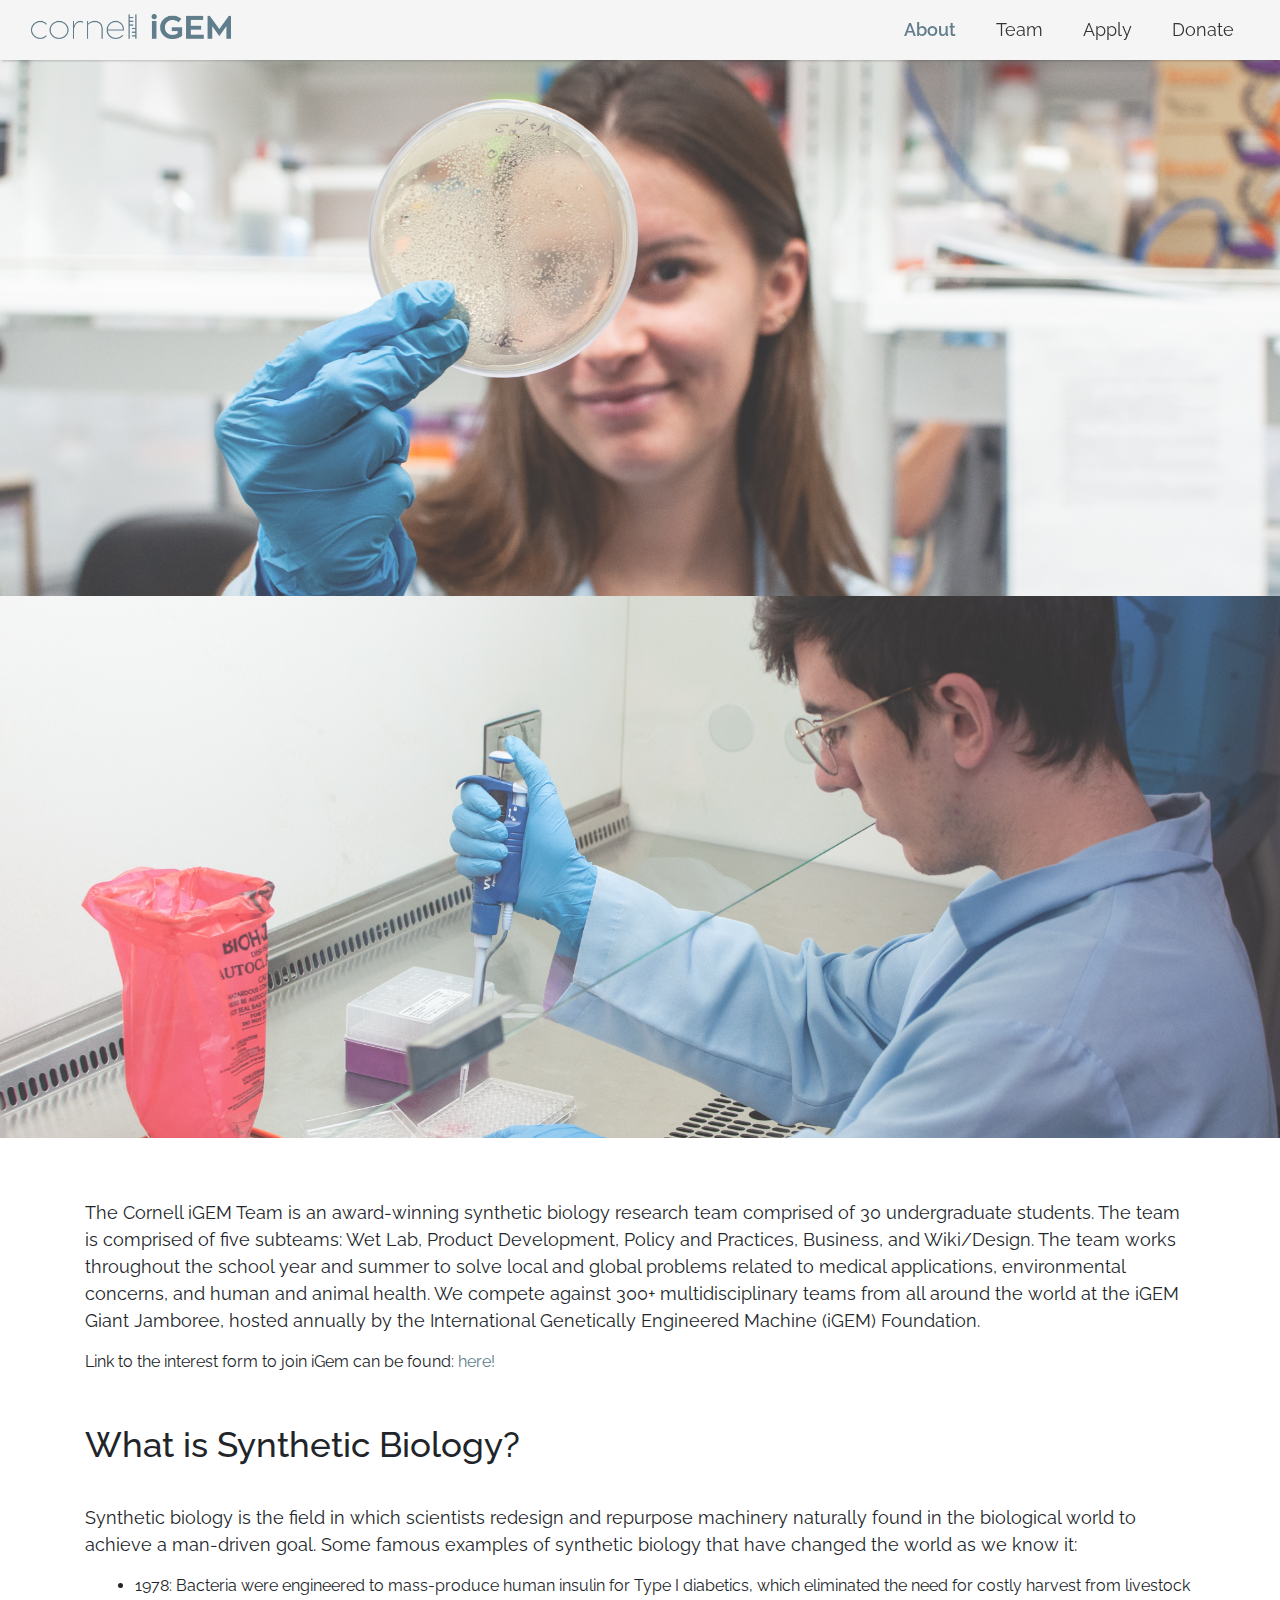
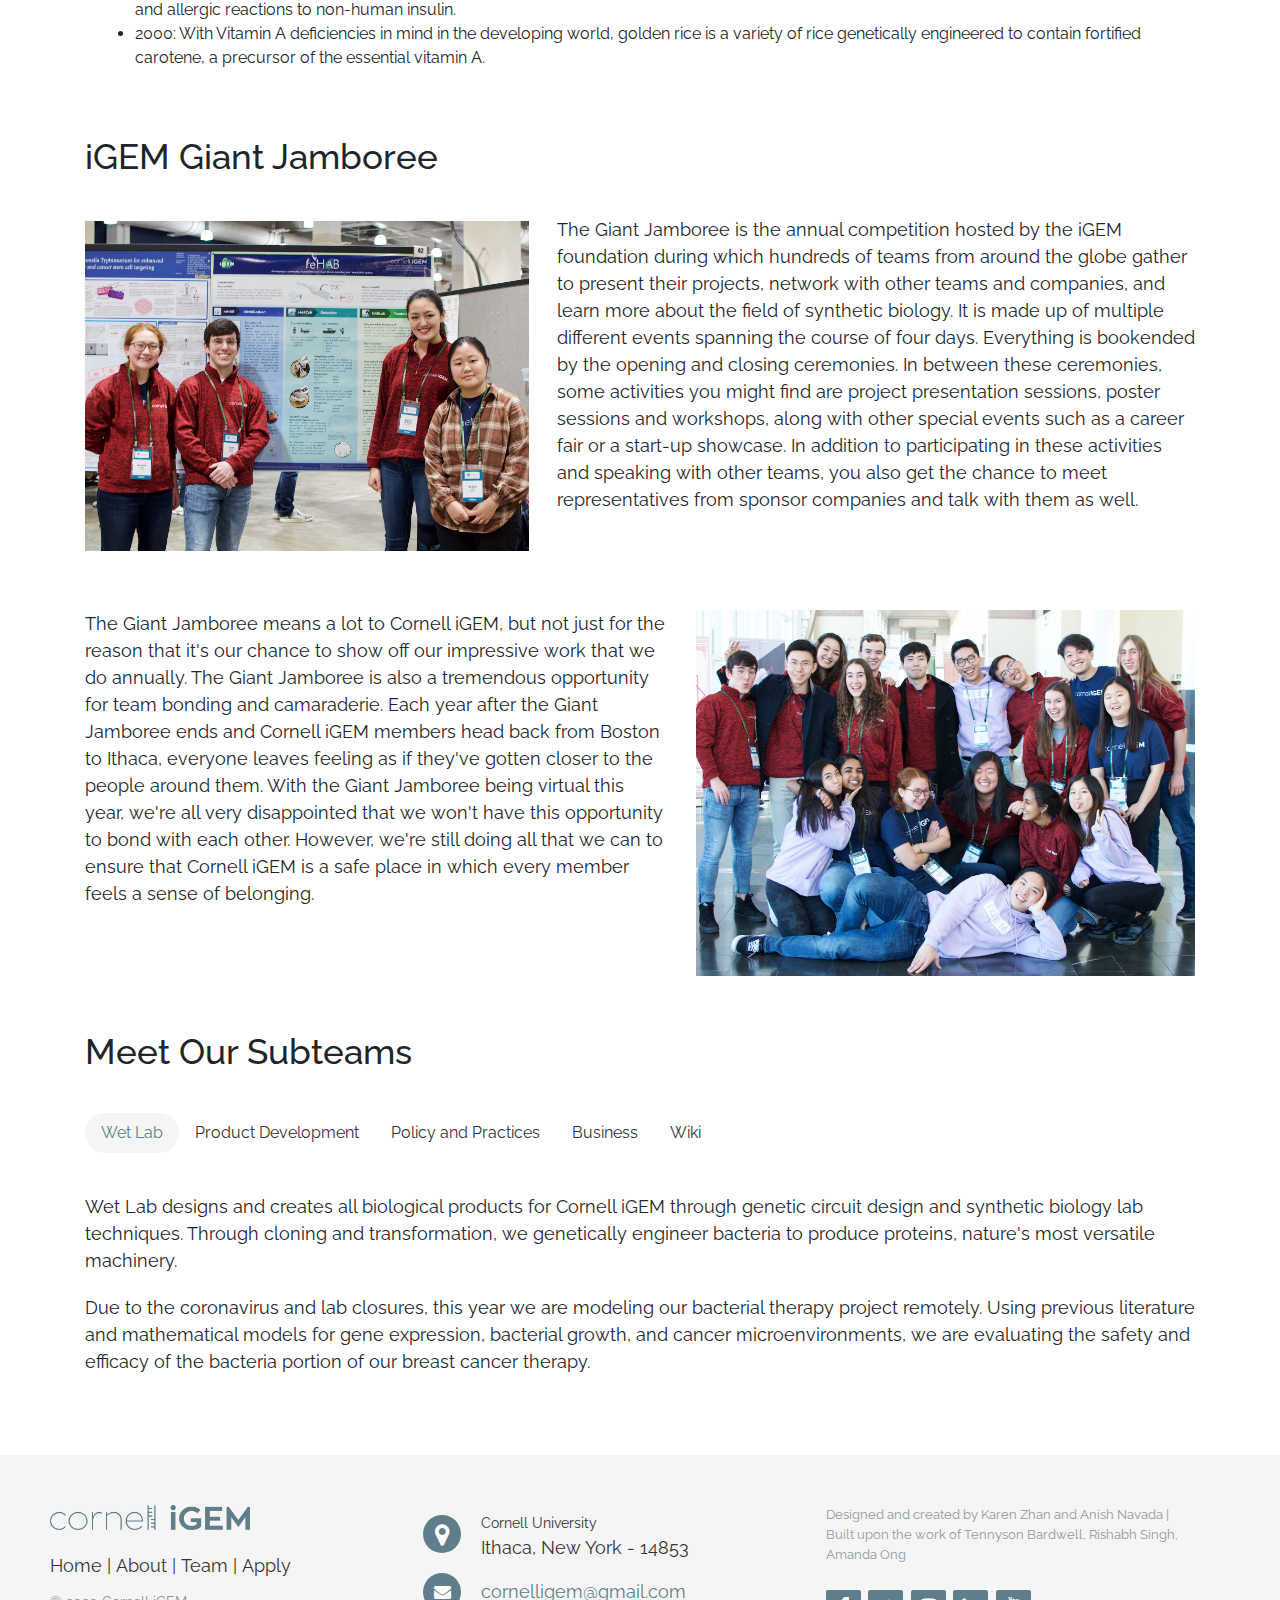
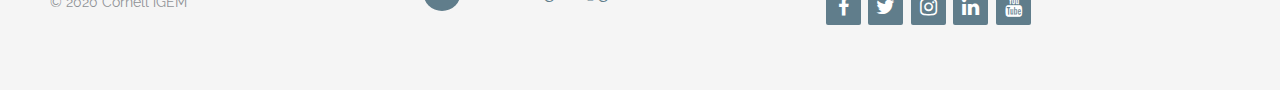
<file: about.html>
<!DOCTYPE html>
<html lang=en>
<head>
	<meta charset="UTF-8">
	<meta http-equiv="X-UA-Compatible" content="IE=edge">
	<meta name="viewport" content="width=device-width, initial-scale=1.0">

	<link rel="apple-touch-icon" sizes="180x180" href="images/logo/apple-touch-icon.png">
	<link rel="icon" type="image/png" href="images/logo/favicon-32x32.png" sizes="32x32">
	<link rel="icon" type="image/png" href="images/logo/favicon-16x16.png" sizes="16x16">
	<link rel="manifest" href="images/logo/manifest.json">
	<link rel="mask-icon" href="images/logo/safari-pinned-tab.svg" color="#607d8b">
	<meta name="theme-color" content="#ffffff">

  <script src="https://stackpath.bootstrapcdn.com/bootstrap/4.5.2/js/bootstrap.min.js" integrity="sha384-B4gt1jrGC7Jh4AgTPSdUtOBvfO8shuf57BaghqFfPlYxofvL8/KUEfYiJOMMV+rV" crossorigin="anonymous"></script>
	<script src="https://code.jquery.com/jquery-3.5.1.slim.min.js" integrity="sha384-DfXdz2htPH0lsSSs5nCTpuj/zy4C+OGpamoFVy38MVBnE+IbbVYUew+OrCXaRkfj" crossorigin="anonymous"></script>
	<script src="https://cdn.jsdelivr.net/npm/popper.js@1.16.1/dist/umd/popper.min.js" integrity="sha384-9/reFTGAW83EW2RDu2S0VKaIzap3H66lZH81PoYlFhbGU+6BZp6G7niu735Sk7lN" crossorigin="anonymous"></script>

  <link rel="stylesheet" href="https://stackpath.bootstrapcdn.com/bootstrap/4.5.2/css/bootstrap.min.css" integrity="sha384-JcKb8q3iqJ61gNV9KGb8thSsNjpSL0n8PARn9HuZOnIxN0hoP+VmmDGMN5t9UJ0Z" crossorigin="anonymous">
  <link rel="stylesheet" type="text/css" href="css/styles.css">


    <!--For accordion styling-->
	<link href="http://www.cssscript.com/wp-includes/css/sticky.css" rel="stylesheet" type="text/css">

	<title>Cornell iGEM</title>
</head>
<body>
  <!--/************************* NAVIGATION BAR ************************************/ -->

<link rel="stylesheet" href="https://cdnjs.cloudflare.com/ajax/libs/font-awesome/4.7.0/css/font-awesome.min.css">

<nav class="navbar fixed-top">
        <span class="navbar-toggle" id="js-navbar-toggle">
            <i class="fa fa-bars"></i>
        </span>
        <a href="index.html" class="logo"><img src="images/logo/logo.png" width="200" alt="logo"></a>
        <ul class="main-nav" id="js-menu">
            <li>
                <a href="about.html" class="nav-links activenav">About</a>
            </li>
            <li>
                <a href="team.html" class="nav-links">Team</a>
            </li>
            <li>
                <a href="apply.html" class="nav-links">Apply</a>
            </li>
						<li>
								<a href="https://securelb.imodules.com/s/1717/alumni/index.aspx?sid=1717&gid=2&pgid=403&cid=1031&dids=283&sort=1&bledit=24" class="nav-links" target="_blank">Donate</a>
						</li>
        </ul>
    </nav>

		<!--/****************************** BANNER *****************************************/ -->

		<div class="home-banner-large-container">
		<div class="home-banner-container" id="slideshow">
		  <div>
		      <img src="images/banners/about1.jpg" style="width:100%" alt="about banner">
		  </div>
		  <div>
		      <img src="images/banners/about2.jpg" style="width:100%" alt="about banner">
		  </div>
		</div>
		</div>

		<script>
		$("#slideshow > div:gt(0)").hide();

		setInterval(function() {
		  $('#slideshow > div:first')
		    .toggle()
		    .next()
		    .toggle()
		    .end()
		    .appendTo('#slideshow');
		},  3000);
		</script>

<br>
<br>
<br>
<br>

		<!--/****************************** ABOUT *****************************************/ -->

<div class="container about-intro">
	<p>
		The Cornell iGEM Team is an award-winning synthetic biology research team comprised of 30 undergraduate students. The team is comprised of five subteams: Wet Lab, Product Development, Policy and Practices, Business, and Wiki/Design. The team works throughout the school year and summer to solve local and global problems related to medical applications, environmental concerns, and human and animal health. We compete against 300+ multidisciplinary teams from all around the world at the iGEM Giant Jamboree, hosted annually by the International Genetically Engineered Machine (iGEM) Foundation.

</p>
</div>

		<!--/****************************** SYNTHETIC BIOLOGY *****************************************/ -->

		<div class="container synBio">
		  Link to the interest form to join iGem can be found: <a href="https://docs.google.com/forms/d/e/1FAIpQLScPU6K2JrNPHu6ypoedvN6FjxtvSdOgCCz9cXz-5Vk8IvvvPQ/viewform">here!</a>
		  <h1>
		    What is Synthetic Biology? </h1>
		    <p>
					Synthetic biology is the field in which scientists redesign and repurpose machinery naturally found in the biological world to achieve a man-driven goal.
					Some famous examples of synthetic biology that have changed the world as we know it:
				</p>
				<ul>
				<li>	1978: Bacteria were engineered to mass-produce human insulin for Type I diabetics,
					which eliminated the need for costly harvest from livestock and allergic reactions to non-human insulin. </li>
				<li>	2000: With Vitamin A deficiencies in mind in the developing world, golden rice is a variety of
					rice genetically engineered to contain fortified carotene, a precursor of the essential vitamin A. </li>

		</ul>
		</div>



		<!--/****************************** GIANT JAMBOREE *****************************************/ -->


		<div class="container jamboree">
		  <h1>
		    iGEM Giant Jamboree </h1>
		    <div class="giantJamboree">
		      <div class="jamboreeImg1">
		        <img src="images/content/jamboree1.jpg" alt="Giant Jamboree" width="500px">
		      </div>
		    <div class="jamboreeText1">
		    <p>
					The Giant Jamboree is the annual competition hosted by the iGEM foundation during which hundreds of teams from around the globe gather to present their projects, network with other teams and companies, and learn more about the field of synthetic biology. It is made up of multiple different events spanning the course of four days. Everything is bookended by the opening and closing ceremonies. In between these ceremonies, some activities you might find are project presentation sessions, poster sessions and workshops, along with other special events such as a career fair or a start-up showcase. In addition to participating in these activities and speaking with other teams, you also get the chance to meet representatives from sponsor companies and talk with them as well.
</p>
		</div>
		</div>
		<br><br>
		<div class="giantJamboree">
		<div class="jamboreeText2">
<p>
			The Giant Jamboree means a lot to Cornell iGEM, but not just for the reason that it's our chance to show off our impressive work that we do annually. The Giant Jamboree is also a tremendous opportunity for team bonding and camaraderie. Each year after the Giant Jamboree ends and Cornell iGEM members head back from Boston to Ithaca, everyone leaves feeling as if they've gotten closer to the people around them. With the Giant Jamboree being virtual this year, we're all very disappointed that we won't have this opportunity to bond with each other. However, we're still doing all that we can to ensure that Cornell iGEM is a safe place in which every member feels a sense of belonging.

</p>
</div>
<div class="jamboreeImg2">
	<img src="images/content/jamboree2.jpg" alt="Giant Jamboree" width="400px">
</div>
</div>
		</div>
		<br><br>

		<!--/****************************** MEET THE SUBTEAMS *****************************************/ -->

		<div class="container subteams">
		    <h1>Meet Our Subteams</h1>
		    <ul id="aboutNav" class="nav">
				<li onclick="selectSubteam('wetLabTeam', this)" class="nav-item active"><a class="nav-link">Wet Lab</a></li>
				<li onclick="selectSubteam('productTeam', this)" class="nav-item"><a class="nav-link">Product Development</a></li>
				<li onclick="selectSubteam('policyTeam', this)" class="nav-item"><a class="nav-link">Policy and Practices</a></li>
				<li onclick="selectSubteam('businessTeam', this)" class="nav-item"><a class="nav-link">Business</a></li>
				<li onclick="selectSubteam('wikiTeam', this)" class="nav-item"><a class="nav-link">Wiki</a></li>
			</ul>

		    <div class="wetLabTeam">
		        <p>
							Wet Lab designs and creates all biological products for Cornell iGEM through genetic circuit design
							and synthetic biology lab techniques. Through cloning and transformation, we genetically engineer
							bacteria to produce proteins, nature's most versatile machinery.
		        </p>

		        <p>
							Due to the coronavirus and lab closures, this year we are modeling our bacterial therapy project
							remotely. Using previous literature and mathematical models for gene expression, bacterial growth,
							and cancer microenvironments, we are evaluating the safety and efficacy of the bacteria portion of
							our breast cancer therapy.
		        </p>
		    </div>

		    <div class="productTeam hide">
		        <p>
							The product development subteam is an engineering-focused, user-centered, end-to-end development team. Our end goal is to bring Cornell iGEM's biological innovation to the real world. We apply design thinking and various engineering disciplines to explore user needs, generate a problem statement, design and prototype a solution to the problem, and create product specifications to prepare for manufacturing.
						</p>
						<p>
							In previous years, the product development subteam has built a boat with an automatic sampling system (2019), a bioreactor (2019), planter cups that monitor and adjust oxidative conditions for the plant (2018), software that displays information about a hydroponics system in real-time to a dashboard and alerts farmers (2018), a customizable milking shell that prevents bovine mastitis (2017), an app with a built-in cell counter that also tracks trends in cow health (2017), and many more. This year, the product development team designed a hand-held fluorescence scanner to detect tumors after the person has been initially treated (see wetlab).
		        </p>
		    </div>

		    <div class="policyTeam hide">
		        <p>
							Policy and Practices analyzes legislation and speaks with researchers, industry professionals and the
							general public to contextualize and understand the impact of our projects. The subteam also coordinates
							outreach events such as youth mentorship programs, forums, and expos to inform and educate the public about
							the field of synthetic biology.


		        <p>
							Through interviews with field experts and interactions with the public, we are reminded that the people we
							meet always have stories to tell. We aim to share our story with them, too.
		        </p>
		    </div>


		    <div class="businessTeam hide">
		        <p>
							The Business Subteam deals with Cornell iGEM's finances, budgeting, recruiting and media material.
							We maintain an active and communicative relationship with our school and sponsors year round. We also
							work with the Policy and Practices subteam to spread awareness about synthetic biology @ Cornell both
							on- and off-campus through social media and hosting special events such as fundraisers and school seminars.
							In recent years, the Business Subteam has been trying to facilitate a team-wide transition from a
							competition-based organization to a truly independent synbio developer and thinktank. We hope to further
							mature past projects from proofs-of-concept to significant marketable products by collaborating with prominent
							biotech and biochemical companies.
		        </p>

		    </div>

		    <div class="wikiTeam hide">
		        <p>
		          The Wiki subteam is mainly in charge of designing and implementing the competition website each year that
							showcases our project. During the spring semesters, we hold design and web development training
							that spans visual design, HTML, CSS, and JavaScript. During this training, there are weekly/bi-weekly lessons
							and projects to go along with them. Over the summer, we create the design for our competition website over several iterations,
							and implement it in the fall!
		        </p>

		        <p>
							Additionally, wiki is also in charge of maintaining and updating our project team website. From design updates to photography
							to adding new team members to the site, we take care of everything web related for the team!
		        </p>
		    </div>

		</div>
		<script>
		    function selectSubteam(teamName, element){
		        document.getElementsByClassName("wetLabTeam")[0].classList.add("hide");
		        document.getElementsByClassName("productTeam")[0].classList.add("hide");
		        document.getElementsByClassName("policyTeam")[0].classList.add("hide");
		        document.getElementsByClassName("businessTeam")[0].classList.add("hide");
		        document.getElementsByClassName("wikiTeam")[0].classList.add("hide");
		        document.getElementsByClassName(teamName)[0].classList.remove("hide");

		        var navItems = document.getElementById("aboutNav").getElementsByTagName("li");
		        for (var i = 0; i<navItems.length; i++){
		            navItems[i].classList.remove("active");
		        }
		        element.classList.add("active");
		    }
		</script>








    <!--/************************* FOOTER ************************************/ -->

    <footer class="footer-distributed">

    			<div class="footer-left">
              <img src="images/logo/logo.png" width="200" alt="logo">

    				<p class="footer-links">
    					<a href="index.html">Home</a>
    					|
    					<a href="about.html">About</a>
    					|
    					<a href="team.html">Team</a>
    					|
    					<a href="apply.html">Apply</a>
    				</p>

    				<p class="footer-company-name">© 2020 Cornell iGEM</p>
    			</div>

    			<div class="footer-center">
    				<div>
    					<i class="fa fa-map-marker"></i>
    					  <p><span>Cornell University
    						 </span>
    						Ithaca, New York - 14853</p>
    				</div>

    				<div>
    					<i class="fa fa-envelope"></i>
    					<p><a href="mailto:cornelligem@gmail.com">cornelligem@gmail.com</a></p>
    				</div>
    			</div>
    			<div class="footer-right">
    				<p class="footer-company-about">
    					Designed and created by Karen Zhan and Anish Navada | Built upon the work of Tennyson Bardwell, Rishabh Singh, Amanda Ong</p>
    				<div class="footer-icons">
    					<a href="https://facebook.com/cornelligem"><i class="fa fa-facebook"></i></a>
    					<a href="https://twitter.com/cugem"><i class="fa fa-twitter"></i></a>
    					<a href="https://www.instagram.com/cugem/"><i class="fa fa-instagram"></i></a>
    					<a href="https://www.linkedin.com/company/cornell-igem"><i class="fa fa-linkedin"></i></a>
    					<a href="https://www.youtube.com/user/CornelliGEM/"><i class="fa fa-youtube"></i></a>
    				</div>
    			</div>
    		</footer>








  <script src="https://ajax.googleapis.com/ajax/libs/jquery/1.12.0/jquery.min.js"></script>
	<script src="https://maxcdn.bootstrapcdn.com/bootstrap/3.3.5/js/bootstrap.min.js"></script>
	<script src="js/script.js"></script>
	<script src="http://www.youtube.com/iframe_api"></script>
</body>
</html>
</file>
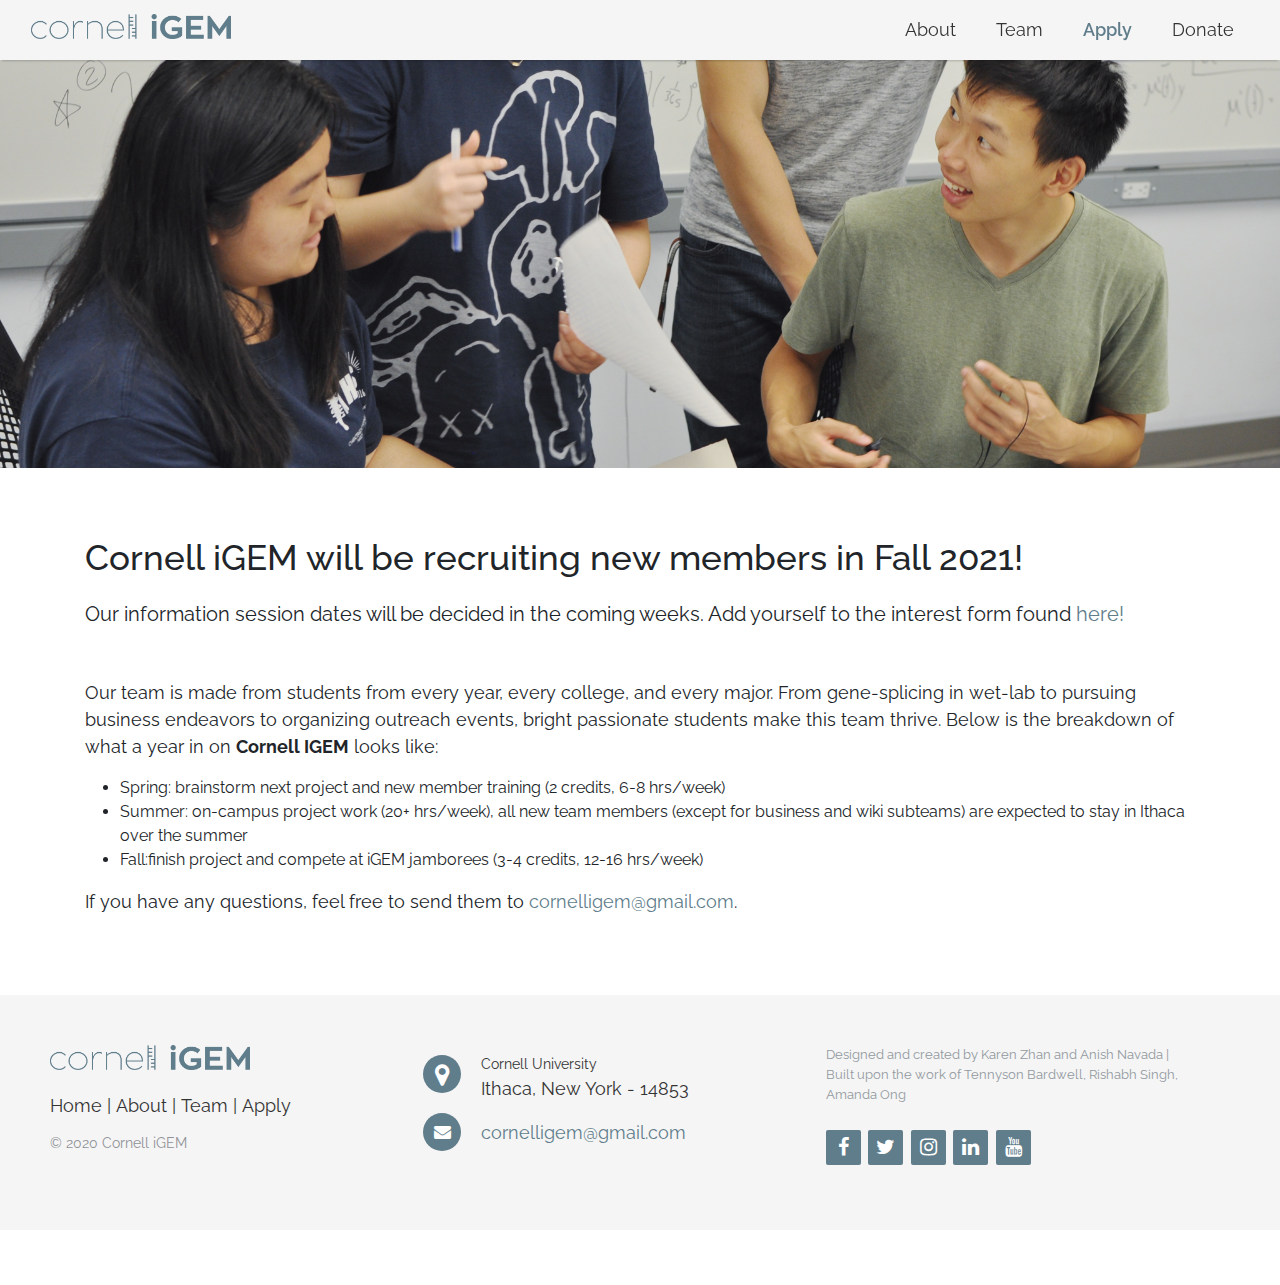
<file: apply.html>
<!DOCTYPE html>
<html lang=en>
<head>
	<meta charset="UTF-8">
	<meta http-equiv="X-UA-Compatible" content="IE=edge">
	<meta name="viewport" content="width=device-width, initial-scale=1.0">

	<link rel="apple-touch-icon" sizes="180x180" href="images/logo/apple-touch-icon.png">
	<link rel="icon" type="image/png" href="images/logo/favicon-32x32.png" sizes="32x32">
	<link rel="icon" type="image/png" href="images/logo/favicon-16x16.png" sizes="16x16">
	<link rel="manifest" href="images/logo/manifest.json">
	<link rel="mask-icon" href="images/logo/safari-pinned-tab.svg" color="#607d8b">
	<meta name="theme-color" content="#ffffff">

  <script src="https://stackpath.bootstrapcdn.com/bootstrap/4.5.2/js/bootstrap.min.js" integrity="sha384-B4gt1jrGC7Jh4AgTPSdUtOBvfO8shuf57BaghqFfPlYxofvL8/KUEfYiJOMMV+rV" crossorigin="anonymous"></script>
	<script src="https://code.jquery.com/jquery-3.5.1.slim.min.js" integrity="sha384-DfXdz2htPH0lsSSs5nCTpuj/zy4C+OGpamoFVy38MVBnE+IbbVYUew+OrCXaRkfj" crossorigin="anonymous"></script>
	<script src="https://cdn.jsdelivr.net/npm/popper.js@1.16.1/dist/umd/popper.min.js" integrity="sha384-9/reFTGAW83EW2RDu2S0VKaIzap3H66lZH81PoYlFhbGU+6BZp6G7niu735Sk7lN" crossorigin="anonymous"></script>

  <link rel="stylesheet" href="https://stackpath.bootstrapcdn.com/bootstrap/4.5.2/css/bootstrap.min.css" integrity="sha384-JcKb8q3iqJ61gNV9KGb8thSsNjpSL0n8PARn9HuZOnIxN0hoP+VmmDGMN5t9UJ0Z" crossorigin="anonymous">
  <link rel="stylesheet" type="text/css" href="css/styles.css">


    <!--For accordion styling-->
	<link href="http://www.cssscript.com/wp-includes/css/sticky.css" rel="stylesheet" type="text/css">

	<title>Cornell iGEM</title>
</head>
<body>
  <!--/************************* NAVIGATION BAR ************************************/ -->

<link rel="stylesheet" href="https://cdnjs.cloudflare.com/ajax/libs/font-awesome/4.7.0/css/font-awesome.min.css">

<nav class="navbar fixed-top">
        <span class="navbar-toggle" id="js-navbar-toggle">
            <i class="fa fa-bars"></i>
        </span>
        <a href="index.html" class="logo"><img src="images/logo/logo.png" width="200" alt="logo"></a>
        <ul class="main-nav" id="js-menu">
            <li>
                <a href="about.html" class="nav-links">About</a>
            </li>
            <li>
                <a href="team.html" class="nav-links">Team</a>
            </li>
            <li>
                <a href="apply.html" class="nav-links activenav">Apply</a>
            </li>
						<li>
								<a href="https://securelb.imodules.com/s/1717/alumni/index.aspx?sid=1717&gid=2&pgid=403&cid=1031&dids=283&sort=1&bledit=24" class="nav-links" target="_blank">Donate</a>
						</li>
        </ul>
    </nav>

<!--Banner-->


		<div class="home-banner-container">
		  <div class="home-slides">
		    <img src="images/banners/apply.jpg" style="width:100%" alt="apply">
		  </div>
		</div>
		<br>

		<!-- Apply Information -->

		<div class="container applyHeader">
			<h1>Cornell iGEM will be recruiting new members in Fall 2021!</h1>
		
	<div class="currentRecruitment">
		Our information session dates will be decided in the coming weeks. Add yourself to the interest form found <a href="https://docs.google.com/forms/d/e/1FAIpQLScPU6K2JrNPHu6ypoedvN6FjxtvSdOgCCz9cXz-5Vk8IvvvPQ/viewform">here!</a>
	</div>

<!--<div class="currentRecruitment">
	We are currently recruiting for all subteams. Applications will be accepted from 12:00 PM on October 4th to 11:59 PM
	on October 18th. If you are interested in getting updates on general recruitment, fill out our <a href="https://docs.google.com/forms/d/e/1FAIpQLSfBTLhzKJtQ7aug9A8RJ-rlRB8GyK4jPP6tAYlz2nA2U9g2dQ/viewform" target="_blank">interest form</a> to
	receive more information.
<br><br>
	Come to our online information sessions:
	<br><br>
	<div class="schedule">
	<ul>
		<li> 5:30 PM on October 9th, <a href="https://cornell.zoom.us/j/91454360066?pwd=YjE4M2FpZVZwZzlaVXhFT2xSUURWQT09" target="_blank">Zoom Link</a></li>
		<li> 5:30 PM on October 12th, <a href="https://cornell.zoom.us/j/94841376819?pwd=NnY4Vk1uWUtiMXVVYVJhR0F6OGhBZz09" target="_blank">Zoom Link</a></li>
		<li> 7:00 PM on October 16th, <a href="https://cornell.zoom.us/j/99543793952?pwd=Vk50bm1ZTVk1VmxncEFMV3ZGRXkyQT09" target="_blank">Zoom Link</a></li>
	</ul>
</div>
	<div class="apply-button">
	<a class="btn btn-secondary btn-lg apply-button" href="https://forms.gle/NUpetehx88tSbR888" role="button" target="_blank">Apply Now</a>
</div>
</div> -->
		<div class="applyInfo">
		    <p class="teamInfo">
		    Our team is made from students from every year, every college, and every major. From gene-splicing in wet-lab to pursuing business endeavors
		    to organizing outreach events, bright passionate students make this team thrive.
				Below is the breakdown of what a year in on <b>Cornell IGEM</b> looks like:</p>
		</div>

		<div class="schedule">
<ul>
				<li>Spring: brainstorm next project and new member training (2 credits, 6-8 hrs/week)</li>
		    <li>Summer: on-campus project work (20+ hrs/week), all new team members (except for business and wiki subteams) are expected to stay in Ithaca over the summer</li>
		    <li>Fall:finish project and compete at iGEM jamborees (3-4 credits, 12-16 hrs/week)</li>
</ul>
		</div>

		<div class="applyInfo">
<p>If you have any questions, feel free to send them to <a href="mailto:cornelligem@gmail.com">cornelligem@gmail.com</a>.
</p>	</div>

		<!-- Meet the SubTeams -->
		<!-- <div class="subteams">

			<p>
				Check out the section below for what our application typically looks like.
				Each tab contains the standard short answer prompts and requirements generally and for each subteam.
				Here is your chance to really stand out from other applicants by showing us your skills, talent, potential, and personality. So write away, keep it interesting, and impress us!
			</p>

			<ul id="applyNav" class="nav">
				<li onclick="selectSubteam('general', this)" class="nav-item active"><a class="nav-link">General</a></li>
				<li onclick="selectSubteam('wetLabTeam', this)" class="nav-item"><a class="nav-link">Wet Lab</a></li>
				<li onclick="selectSubteam('productTeam', this)" class="nav-item"><a class="nav-link">Product Development</a></li>
				<li onclick="selectSubteam('policyTeam', this)" class="nav-item"><a class="nav-link">Policy and Practices</a></li>
				<li onclick="selectSubteam('businessTeam', this)" class="nav-item"><a class="nav-link">Business</a></li>
				<li onclick="selectSubteam('wikiTeam', this)" class="nav-item"><a class="nav-link">Wiki</a></li>
			</ul>

		    <div class="general">
<p>
		            Taking past iGEM projects into consideration, explain (1) why you are a good fit for this team, and (2) why iGEM is a good fit for you. [400 Word Limit] </p>
		        <p>
		            Tell us something cool about yourself.
		        </p>
						<p>
							If there are any additional files you would like to attach, please show us here. Submit your resume and optional additional documents. Maximum file size is 10 MB Anything else you want to tell us? (optional)
						</p>
		    </div>

		    <div class="wetLabTeam hide">
					  <p>
							BioBrick is a term coined by iGEM to describe a interchangeable DNA part. Go to http://parts.igem.org/Frequently_Used_Parts to get a better idea of what some common BioBricks are. In a one paragraph, pitch your idea for a novel BioBrick. [300 Word Limit]
		        </p>
		    </div>

		    <div class="productTeam hide">
		        <p>
							The Product Development Subteam integrates biology into other engineering fields in order to develop innovative products. If your major isn't related to biology, what is something that excites you in your field of study? If it is, what is a technology or innovation outside of biology that excites you? How could synthetic biology be integrated into this? [300 Word Limit]
		        </p>
		        <p>
							(Optional) Please briefly list any technical/software skills you possess [Ex. Fusion 360, SQL, Welding]:
		        </p>
		    </div>

		    <div class="policyTeam hide">
		        <p>
							Consider the following scenario: This year's wet lab has produced bacteria that can harness photosynthetic processes to turn plant by-products into ethanol, and product development has devised a device to most efficiently utilize these bacteria. As part of the Policy & Practices team, who would you contact to help discover and analyze the impact of the project, relevant policies and regulations, related research, bioethics of the project, design considerations for the product, etc.? Please detail specific reasons for choosing each stakeholder. (300-500 words)
		        </p>
		        <p>
							Please share your innovative ideas for one short-term outreach project and one long-term outreach initiative. What would you do and why would this type of outreach be meaningful?
		        </p>
		    </div>

		    <div class="businessTeam hide">
		        <p>
							Consider this scenario: Wet Lab has created bacteria that can remove carbon dioxide from the air. Product Development has designed a system that applies this bacteria's function to the real world. How would you pitch the product to a potential sponsor and how would you raise enough funds to take the company forward? [300 Word Limit]
		        </p>
		    </div>

		    <div class="wikiTeam hide">
		        <p>
							Please describe your experience with web development (e.g. HTML, CSS, JavaScript, GitHub, Bootstrap) or design softwares (e.g. Adobe Photoshop, Adobe Illustrator, Sketch). If no experience, please describe your interest (150 words max)
		        </p>
		        <p>
							(Optional) If you have a portfolio, please include a shareable link to it
		        </p>
		    </div>

		</div> -->
	</div>
		<script>
		    function selectSubteam(teamName, element){
		        document.getElementsByClassName("general")[0].classList.add("hide");
		        document.getElementsByClassName("wetLabTeam")[0].classList.add("hide");
		        document.getElementsByClassName("productTeam")[0].classList.add("hide");
		        document.getElementsByClassName("policyTeam")[0].classList.add("hide");
		        document.getElementsByClassName("businessTeam")[0].classList.add("hide");
		        document.getElementsByClassName("wikiTeam")[0].classList.add("hide");
		        document.getElementsByClassName(teamName)[0].classList.remove("hide");

		        var navItems = document.getElementById("applyNav").getElementsByTagName("li");
		        for (var i = 0; i<navItems.length; i++){
		            navItems[i].classList.remove("active");
		        }
		        element.classList.add("active");
		    }
		</script>





    <!--/************************* FOOTER ************************************/ -->

    <footer class="footer-distributed">

    			<div class="footer-left">
              <img src="images/logo/logo.png" width="200" alt="logo">

    				<p class="footer-links">
    					<a href="index.html">Home</a>
    					|
    					<a href="about.html">About</a>
    					|
    					<a href="team.html">Team</a>
    					|
    					<a href="apply.html">Apply</a>
    				</p>

    				<p class="footer-company-name">© 2020 Cornell iGEM</p>
    			</div>

    			<div class="footer-center">
    				<div>
    					<i class="fa fa-map-marker"></i>
    					  <p><span>Cornell University
    						 </span>
    						Ithaca, New York - 14853</p>
    				</div>

    				<div>
    					<i class="fa fa-envelope"></i>
    					<p><a href="mailto:cornelligem@gmail.com">cornelligem@gmail.com</a></p>
    				</div>
    			</div>
    			<div class="footer-right">
    				<p class="footer-company-about">
    					Designed and created by Karen Zhan and Anish Navada | Built upon the work of Tennyson Bardwell, Rishabh Singh, Amanda Ong</p>
    				<div class="footer-icons">
    					<a href="https://facebook.com/cornelligem"><i class="fa fa-facebook"></i></a>
    					<a href="https://twitter.com/cugem"><i class="fa fa-twitter"></i></a>
    					<a href="https://www.instagram.com/cugem/"><i class="fa fa-instagram"></i></a>
    					<a href="https://www.linkedin.com/company/cornell-igem"><i class="fa fa-linkedin"></i></a>
    					<a href="https://www.youtube.com/user/CornelliGEM/"><i class="fa fa-youtube"></i></a>
    				</div>
    			</div>
    		</footer>








  <script src="https://ajax.googleapis.com/ajax/libs/jquery/1.12.0/jquery.min.js"></script>
	<script src="https://maxcdn.bootstrapcdn.com/bootstrap/3.3.5/js/bootstrap.min.js"></script>
	<script src="js/script.js"></script>
	<script src="http://www.youtube.com/iframe_api"></script>
</body>
</html>
</file>
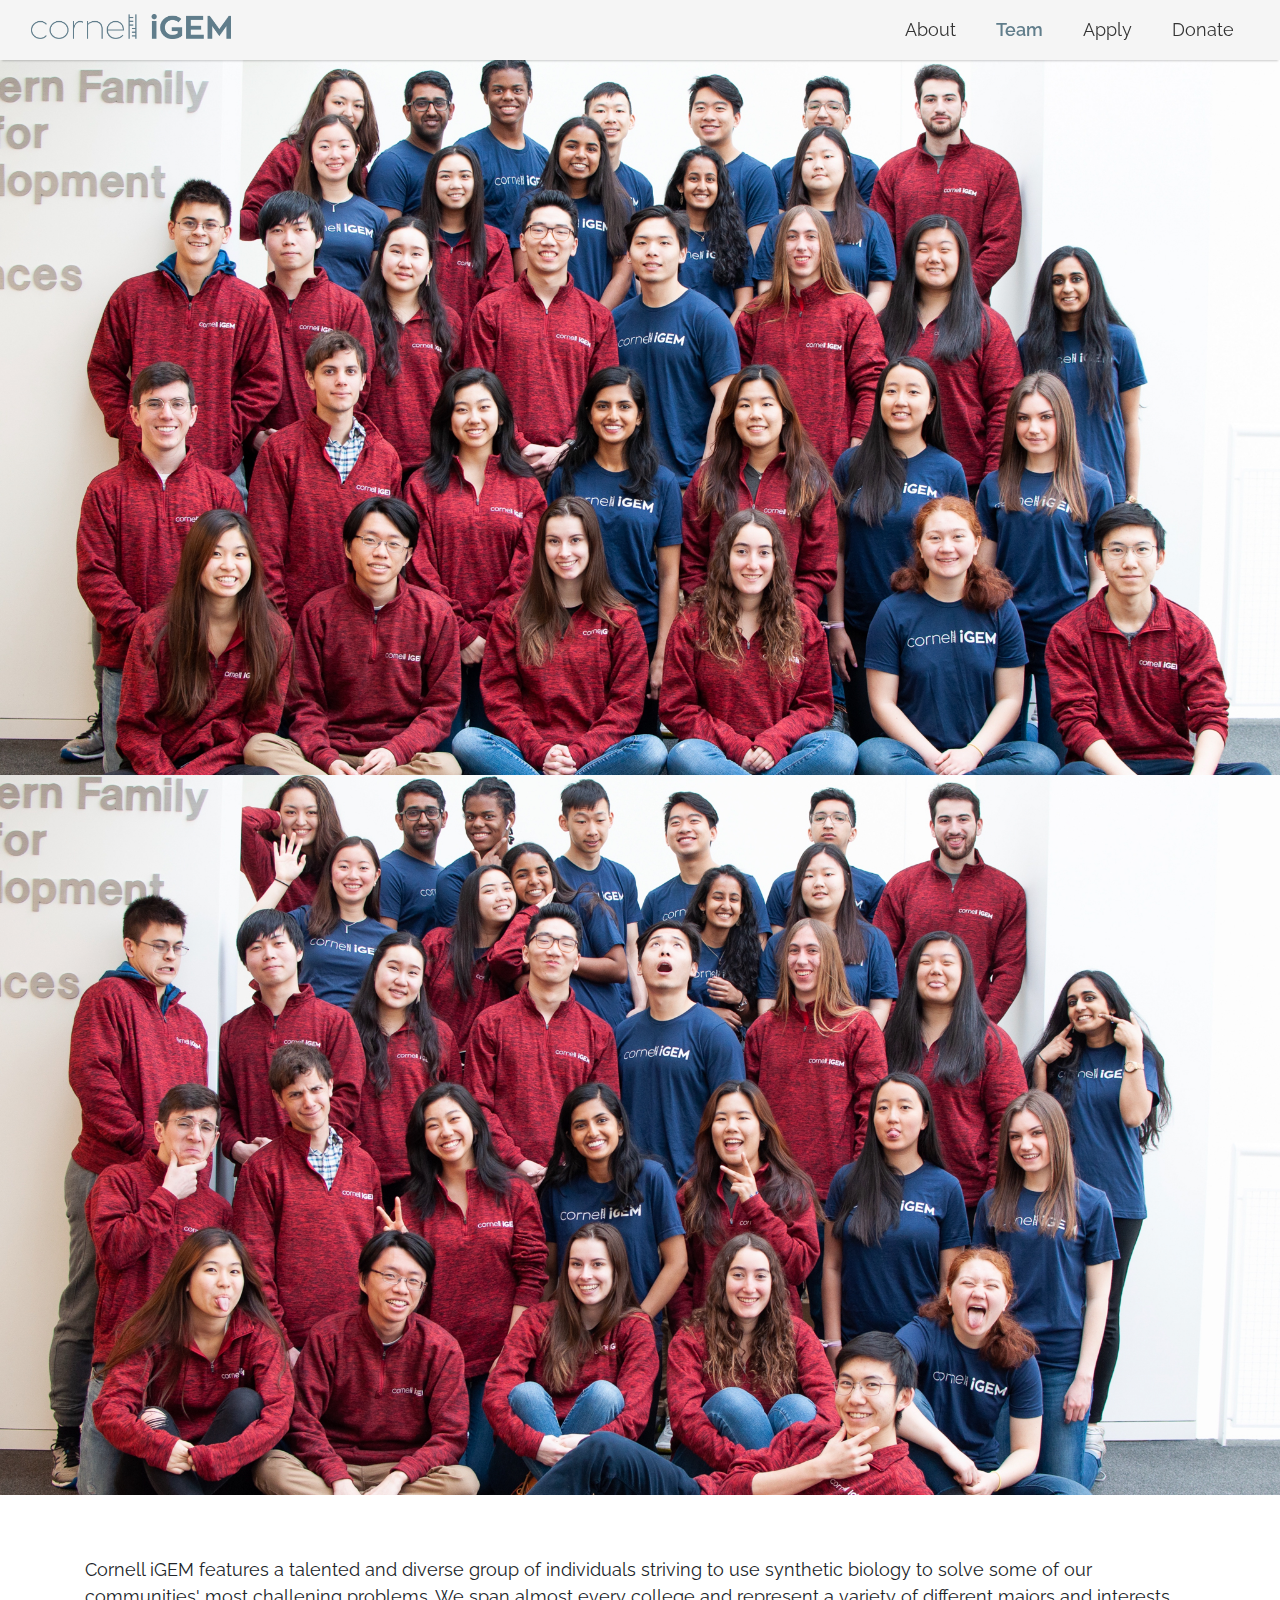
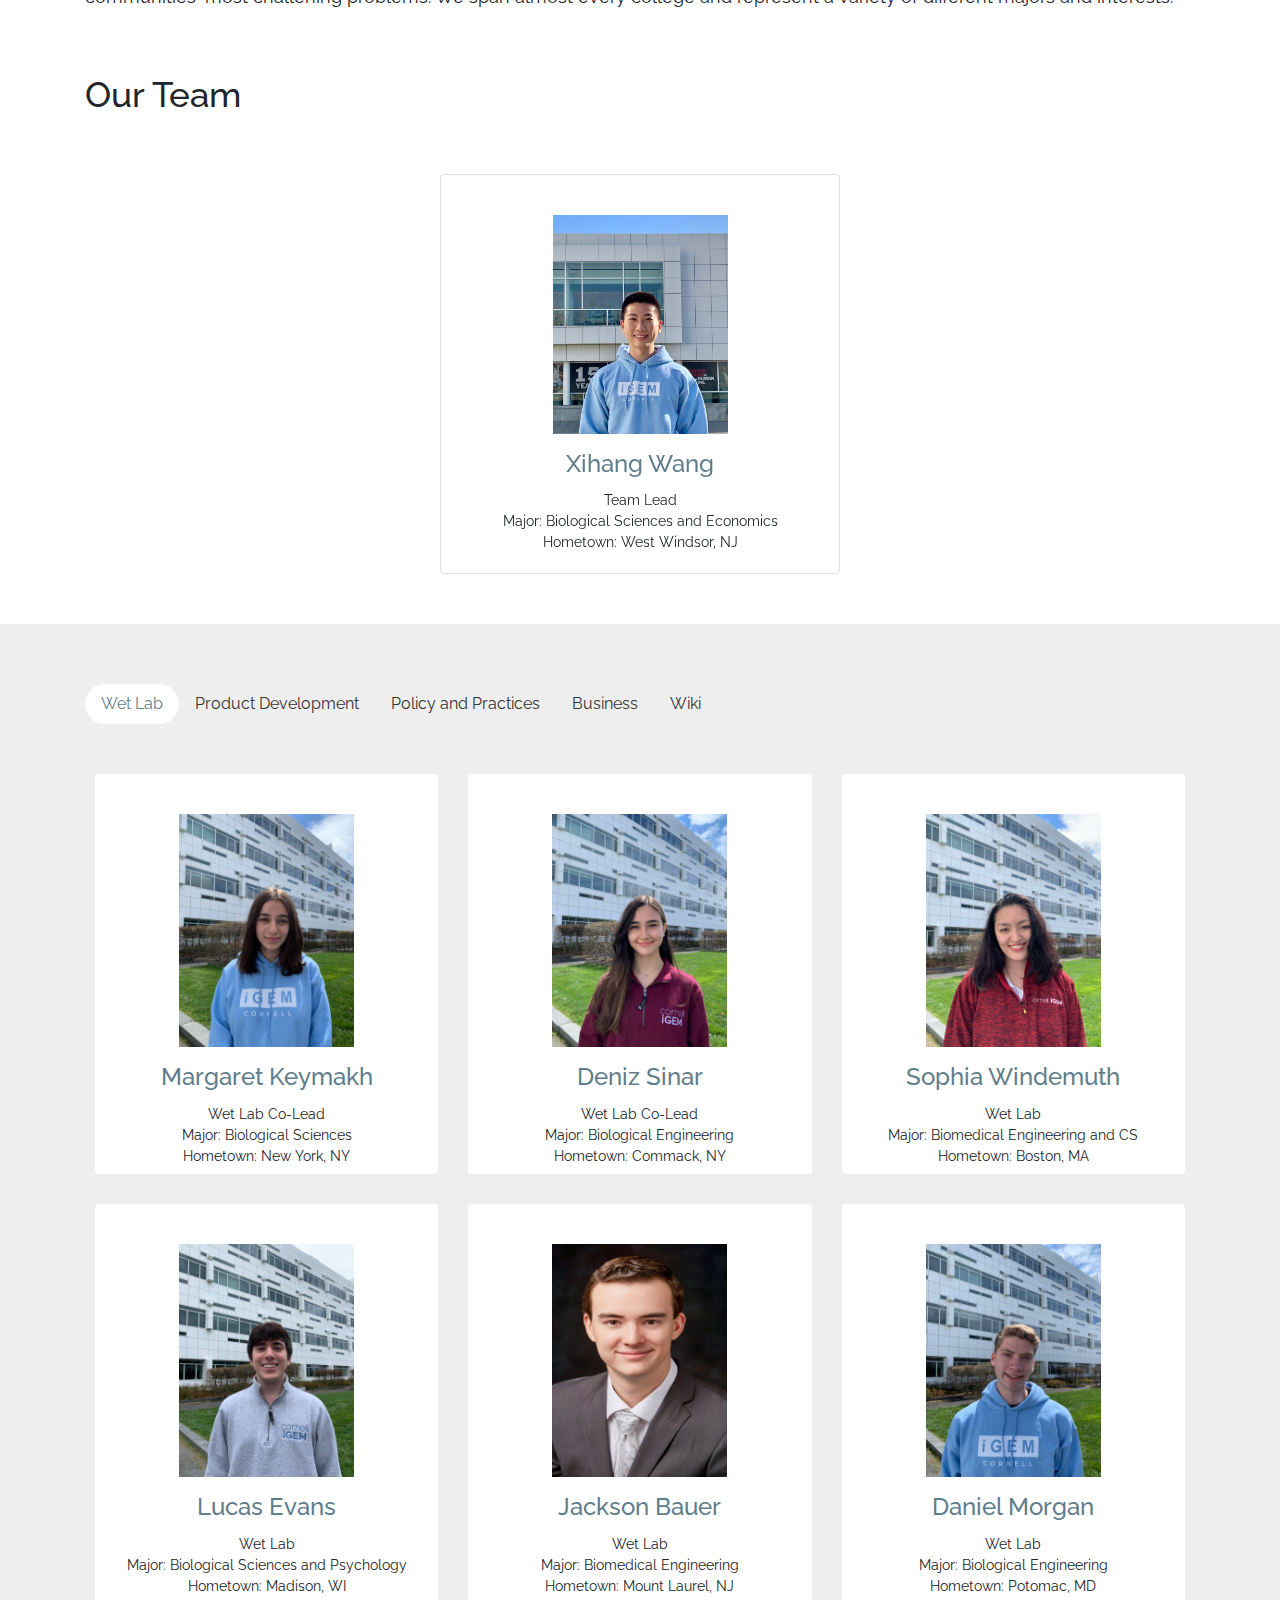
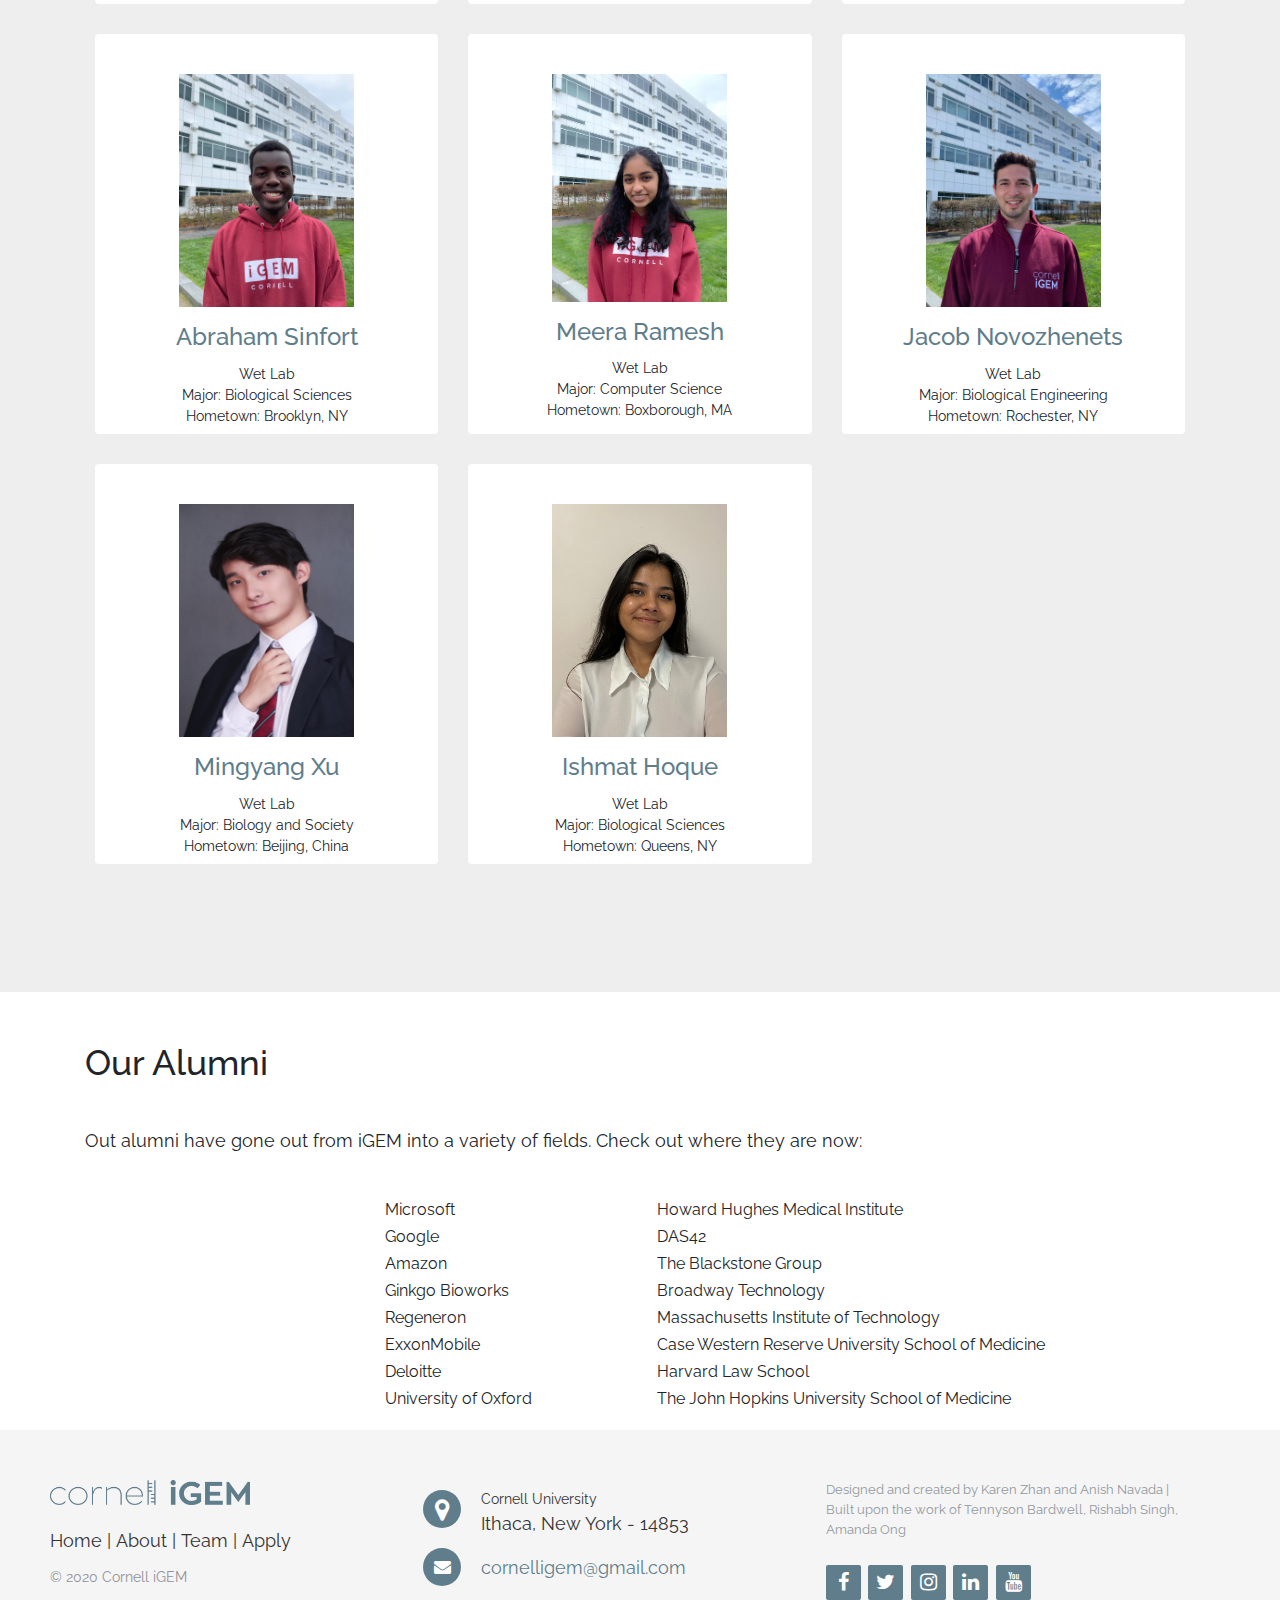
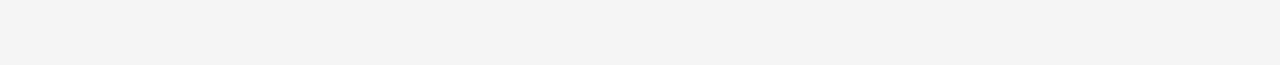
<file: team.html>
<!DOCTYPE html>
<html lang=en>
<head>
	<meta charset="UTF-8">
	<meta http-equiv="X-UA-Compatible" content="IE=edge">
	<meta name="viewport" content="width=device-width, initial-scale=1.0">

	<link rel="apple-touch-icon" sizes="180x180" href="images/logo/apple-touch-icon.png">
	<link rel="icon" type="image/png" href="images/logo/favicon-32x32.png" sizes="32x32">
	<link rel="icon" type="image/png" href="images/logo/favicon-16x16.png" sizes="16x16">
	<link rel="manifest" href="images/logo/manifest.json">
	<link rel="mask-icon" href="images/logo/safari-pinned-tab.svg" color="#607d8b">
	<meta name="theme-color" content="#ffffff">

  <script src="https://stackpath.bootstrapcdn.com/bootstrap/4.5.2/js/bootstrap.min.js" integrity="sha384-B4gt1jrGC7Jh4AgTPSdUtOBvfO8shuf57BaghqFfPlYxofvL8/KUEfYiJOMMV+rV" crossorigin="anonymous"></script>
	<script src="https://code.jquery.com/jquery-3.5.1.slim.min.js" integrity="sha384-DfXdz2htPH0lsSSs5nCTpuj/zy4C+OGpamoFVy38MVBnE+IbbVYUew+OrCXaRkfj" crossorigin="anonymous"></script>
	<script src="https://cdn.jsdelivr.net/npm/popper.js@1.16.1/dist/umd/popper.min.js" integrity="sha384-9/reFTGAW83EW2RDu2S0VKaIzap3H66lZH81PoYlFhbGU+6BZp6G7niu735Sk7lN" crossorigin="anonymous"></script>

  <link rel="stylesheet" href="https://stackpath.bootstrapcdn.com/bootstrap/4.5.2/css/bootstrap.min.css" integrity="sha384-JcKb8q3iqJ61gNV9KGb8thSsNjpSL0n8PARn9HuZOnIxN0hoP+VmmDGMN5t9UJ0Z" crossorigin="anonymous">
  <link rel="stylesheet" type="text/css" href="css/styles.css">


    <!--For accordion styling-->
	<link href="http://www.cssscript.com/wp-includes/css/sticky.css" rel="stylesheet" type="text/css">

	<title>Cornell iGEM</title>
</head>
<body>
  <!--/************************* NAVIGATION BAR ************************************/ -->

<link rel="stylesheet" href="https://cdnjs.cloudflare.com/ajax/libs/font-awesome/4.7.0/css/font-awesome.min.css">

<nav class="navbar fixed-top">
        <span class="navbar-toggle" id="js-navbar-toggle">
            <i class="fa fa-bars"></i>
        </span>
        <a href="index.html" class="logo"><img src="images/logo/logo.png" width="200" alt="logo"></a>
        <ul class="main-nav" id="js-menu">
            <li>
                <a href="about.html" class="nav-links">About</a>
            </li>
            <li>
                <a href="team.html" class="nav-links activenav">Team</a>
            </li>
            <li>
                <a href="apply.html" class="nav-links">Apply</a>
            </li>
						<li>
								<a href="https://securelb.imodules.com/s/1717/alumni/index.aspx?sid=1717&gid=2&pgid=403&cid=1031&dids=283&sort=1&bledit=24" class="nav-links" target="_blank">Donate</a>
						</li>
        </ul>
    </nav>


		<!--/****************************** BANNER *****************************************/ -->

		<div class="home-banner-large-container">
		<div class="home-banner-container" id="slideshow">
		  <div>
		      <img src="images/banners/team1.jpg" style="width:100%">
		  </div>
		  <div>
		      <img src="images/banners/team2.jpg" style="width:100%">
		  </div>
		</div>
		</div>

		<script>
		$("#slideshow > div:gt(0)").hide();

		setInterval(function() {
		  $('#slideshow > div:first')
		    .toggle()
		    .next()
		    .toggle()
		    .end()
		    .appendTo('#slideshow');
		},  3000);
		</script>
		<br>
		<br>
		<br>
		<br>

<!--************** INTRO **************-->

		<div class="container about-intro">
			<p>

			Cornell iGEM features a talented and diverse group of individuals striving to use synthetic biology to solve some of our communities' most challening problems.
			We span almost every college and represent a variety of different majors and interests.
		</p>
		<br> <br>
		<h1> Our Team </h1>
		</div>

<!--************** TEAM LEAD ****************-->

<div class="image-flip teamLead" >
    <div class="mainflip flip-0">
        <div class="frontside">
            <div class="card">
                <div class="card-body text-center">
                    <p><img class=" img-fluid" src="images/headshots_2021/Xihang Wang.jpg" alt="card image"></p>
                    <h4 class="card-title">Xihang Wang</h4>
                    <p class="card-text">Team Lead<br>Major: Biological Sciences and Economics<br>Hometown: West Windsor, NJ
</p>
                </div>
            </div>
        </div>
        <div class="backside">
            <div class="card">
                <div class="card-body text-center mt-4">
                    <h4 class="card-title">Xihang Wang</h4>
                    <p class="card-text">Hello! I joined iGEM because it combines research and engineering with entrepreneurship, and I love the enthusiasm that everyone shows when working together to solve problems using biology. Besides iGEM, I am also involved with Science Olympiad @ Cornell and plant research. Outside of school, I enjoy bowling, walking around Beebe Lake, and raising chickens in my backyard.
</p>
                    <ul class="list-inline">
                        <li class="list-inline-item">
												<li class="list-inline-item">
																<a class="social-icon text-xs-center" href="mailto:xw422@cornell.edu">
																		<i class="fa fa-envelope"></i>
																</a>
														</li>
                    </ul>
                </div>
            </div>
        </div>
    </div>
</div>




<!--**************** MEMBERS *******************-->

<section id="team" class="pb-5">
    <div class="container">

<!-- Members Nav -->

<ul id="subteamNav" class="nav">
    <li onclick="selectSubteam('wetLabTeam', this)" class="nav-item active"><a class="nav-link">Wet Lab</a></li>
    <li onclick="selectSubteam('productTeam', this)" class="nav-item"><a class="nav-link">Product Development</a></li>
    <li onclick="selectSubteam('policyTeam', this)" class="nav-item"><a class="nav-link">Policy and Practices</a></li>
    <li onclick="selectSubteam('businessTeam', this)" class="nav-item"><a class="nav-link">Business</a></li>
    <li onclick="selectSubteam('wikiTeam', this)" class="nav-item"><a class="nav-link">Wiki</a></li>
</ul>

<div class="wetLabTeam">
        <div class="row">
					<!-- Team member -->
					<div class="col-xs-12 col-sm-6 col-md-4">
							<div class="image-flip" ontouchstart="this.classList.toggle('hover');">
									<div class="mainflip">
											<div class="frontside">
													<div class="card">
															<div class="card-body text-center">
																	<p><img class=" img-fluid" src="images/headshots_2021/Margaret Keymakh.jpg" alt="card image"></p>
																	<h4 class="card-title">Margaret Keymakh</h4>
																	<p class="card-text">Wet Lab Co-Lead<br>Major: Biological Sciences<br>Hometown: New York, NY</p>
															</div>
													</div>
											</div>
											<div class="backside">
													<div class="card">
															<div class="card-body text-center mt-4">
																	<h4 class="card-title">Margaret Keymakh</h4>
																	<p class="card-text">I joined iGEM because it gives such a unique opportunity to collaborate with my peers and build a project from the ground up. I look forward to applying the skills I learn in any future research endeavors, and am so excited that this team has provided a platform that allows undergraduates to build confidence and independence in the bioengineering field. Outside of iGEM, I am a tour guide on campus and a member of the Cornell International Affairs Society. In my free time, I like painting, baking, and listening to podcasts.
</p>
																	<ul class="list-inline">
																			<li class="list-inline-item">
																					<a class="social-icon text-xs-center" href="mailto:mak448@cornell.edu">
																							<i class="fa fa-envelope"></i>
																					</a>
																			</li>
																	</ul>
															</div>
													</div>
											</div>
									</div>
							</div>
					</div>
					<!-- ./Team member -->
					<!-- Team member -->
					<div class="col-xs-12 col-sm-6 col-md-4">
							<div class="image-flip" ontouchstart="this.classList.toggle('hover');">
									<div class="mainflip">
											<div class="frontside">
													<div class="card">
															<div class="card-body text-center">
																	<p><img class=" img-fluid" src="images/headshots_2021/Deniz Sinar.jpg" alt="card image"></p>
																	<h4 class="card-title">Deniz Sinar</h4>
																	<p class="card-text">Wet Lab Co-Lead<br>Major: Biological Engineering<br>Hometown: Commack, NY</p>

															</div>
													</div>
											</div>
											<div class="backside">
													<div class="card">
															<div class="card-body text-center mt-4">
																	<h4 class="card-title">Deniz Sinar</h4>
																	<p class="card-text">Hi, I'm Deniz! I joined iGEM because I'm interested in doing synthetic biology research in the future. I love that in iGEM, all of our project ideas are student-based, and everyone on our team is so friendly! Outside of iGEM, I'm involved in Cornell Science Olympiad. In my free time, I enjoy learning new languages, listening to R&B, and cooking eggs!</p>
																	<ul class="list-inline">												
																		<li class="list-inline-item">
																				<a class="social-icon text-xs-center" href="mailto:ds888@cornell.edu">
																						<i class="fa fa-envelope"></i>
																				</a>
																		</li>
																	</ul>
															</div>
													</div>
											</div>
									</div>
							</div>
					</div>
					<!-- ./Team member -->
					<!-- Team member -->
					<div class="col-xs-12 col-sm-6 col-md-4">
							<div class="image-flip" ontouchstart="this.classList.toggle('hover');">
									<div class="mainflip">
											<div class="frontside">
													<div class="card">
															<div class="card-body text-center">
																	<p><img class=" img-fluid" src="images/headshots_2021/Sophia Windemuth.jpg" alt="card image"></p>
																	<h4 class="card-title">Sophia Windemuth</h4>
																	<p class="card-text">Wet Lab<br>Major: Biomedical Engineering and CS<br>Hometown: Boston, MA</p>

															</div>
													</div>
											</div>
											<div class="backside">
													<div class="card">
															<div class="card-body text-center mt-4">
																	<h4 class="card-title">Sophia Windemuth</h4>
																	<p class="card-text">I am affectionately known as "Mom" in iGEM as well as literally ever other social circle I have. I do crew on the club rowing team and have a tendency to procrasti-bake. I joined iGEM to get the opportunity as an undergraduate to create a tangible product using synthetic biology. I love how in iGEM, we pursue ideas regarding just about any real-world application the team can think of, so the possibilities are limitless.</p>
																	<ul class="list-inline">
																			<li class="list-inline-item">
																					<a class="social-icon text-xs-center" href="mailto:sxw6@cornell.edu">
																							<i class="fa fa-envelope"></i>
																					</a>
																			</li>

																	</ul>
															</div>
													</div>
											</div>
									</div>
							</div>
					</div>
					<!-- ./Team member -->
					<!-- Team member -->
					<div class="col-xs-12 col-sm-6 col-md-4">
							<div class="image-flip" ontouchstart="this.classList.toggle('hover');">
									<div class="mainflip">
											<div class="frontside">
													<div class="card">
															<div class="card-body text-center">
																	<p><img class=" img-fluid" src="images/headshots_2021/Lucas Evans.jpg" alt="card image"></p>
																	<h4 class="card-title">Lucas Evans</h4>
																	<p class="card-text">Wet Lab<br>Major: Biological Sciences and Psychology<br>Hometown: Madison, WI</p>

															</div>
													</div>
											</div>
											<div class="backside">
													<div class="card">
															<div class="card-body text-center mt-4">
																	<h4 class="card-title">Lucas Evans</h4>
																	<p class="card-text">Hey, I'm Lucas. I was the 2019-2020 Team Lead of iGEM and am currently a member of the Wet Lab subteam. iGEM means a lot to me, and I would say that the #1 thing that I've taken away from my experience on the team so far is how to be an effective leader. This includes proper communication, designing team agenda, and staying on top of responsibilities. Outside of Cornell iGEM, I perform research on campus and I like to exercise and play video games in my free time (especially Super Smash Bros).</p>
																	<ul class="list-inline">
																			<li class="list-inline-item">
																					<a class="social-icon text-xs-center" target="_blank" href="mailto:lse37@cornell.edu">
																							<i class="fa fa-envelope"></i>
																					</a>
																			</li>
																	</ul>
															</div>
													</div>
											</div>
									</div>
							</div>
					</div>
					<!-- ./Team member -->
					<!-- Team member -->
<div class="col-xs-12 col-sm-6 col-md-4">
<div class="image-flip" ontouchstart="this.classList.toggle('hover');">
<div class="mainflip">
<div class="frontside">
	<div class="card">
			<div class="card-body text-center">
					<p><img class=" img-fluid" src="images/headshots_2021/Jackson Bauer.jpg" alt="card image"></p>
					<h4 class="card-title">Jackson Bauer</h4>
					<p class="card-text">Wet Lab<br>Major: Biomedical Engineering<br>Hometown: Mount Laurel, NJ</p>

			</div>
	</div>
</div>
<div class="backside">
	<div class="card">
			<div class="card-body text-center mt-4">
					<h4 class="card-title">Jackson Bauer</h4>
					<p class="card-text">I am currently a junior studying Biomedical Engineering.  The iGEM team has been a great way for me to explore the practical applications of the genetics knowledge that I've gained through my coursework.  Outside of iGEM, I am an undergraduate researcher in the lab of Dr. John Schimenti where I assist with projects related to cancer and fertility genetics.  I love to spend my free time playing paintball, flag football, and bowling.</p>
					<ul class="list-inline">
							<li class="list-inline-item">
									<a class="social-icon text-xs-center" target="_blank" href="mailto:jhb338@cornell.edu">
											<i class="fa fa-envelope"></i>
									</a>
							</li>
					</ul>
			</div>
	</div>
</div>
</div>
</div>
</div>
<!-- ./Team member -->

<!-- Team member -->
<div class="col-xs-12 col-sm-6 col-md-4">
		<div class="image-flip" >
				<div class="mainflip flip-0">
						<div class="frontside">
								<div class="card">
										<div class="card-body text-center">
												<p><img class=" img-fluid" src="images/headshots_2021/Daniel Morgan.jpg" alt="card image"></p>
												<h4 class="card-title">Daniel Morgan</h4>
												<p class="card-text">Wet Lab<br>Major: Biological Engineering<br>Hometown: Potomac, MD</p>
										</div>
								</div>
						</div>
						<div class="backside">
								<div class="card">
										<div class="card-body text-center mt-4">
												<h4 class="card-title">Daniel Morgan</h4>
												<p class="card-text">Hi my name is Daniel Morgan and I'm a Sophomore studying Biological Engineering. I joined iGEM because I wanted to build upon foundational lab skills that will allow me to one day use genetic material to make a positive impact on my community and society as a whole. Outside of iGEM, I enjoy improving my skills on the slope with the Alpine Ski Team and being a social chair of Pi Kappa Alpha.</p>
												<ul class="list-inline">
														<li class="list-inline-item">
																<a class="social-icon text-xs-center" target="_blank" href="mailto:dsm253@cornell.edu">
																		<i class="fa fa-envelope"></i>
																</a>
														</li>

												</ul>
										</div>
								</div>
						</div>
				</div>
		</div>
</div>
<!-- ./Team member -->



<!-- Team member -->
<div class="col-xs-12 col-sm-6 col-md-4">
		<div class="image-flip" ontouchstart="this.classList.toggle('hover');">
				<div class="mainflip">
						<div class="frontside">
								<div class="card">
										<div class="card-body text-center">
												<p><img class=" img-fluid" src="images/headshots_2021/Abraham Sinfort.jpg" alt="card image"></p>
												<h4 class="card-title">Abraham Sinfort</h4>
												<p class="card-text">Wet Lab<br>Major: Biological Sciences<br>Hometown: Brooklyn, NY</p>

										</div>
								</div>
						</div>
						<div class="backside">
								<div class="card">
										<div class="card-body text-center mt-4">
												<h4 class="card-title">Abraham Sinfort</h4>
												<p class="card-text">I am a sophomore Biological Sciences in CALS. I joined iGEM because I an very interested in the many ways that synthetic biology can be used to address many problems in the world today. On campus I am a part of freshman orientation as an OL and am a course assistant for CHEM 2070.</p>
												<ul class="list-inline">
														<li class="list-inline-item">
																<a class="social-icon text-xs-center" target="_blank" href="mailto:ajs665@cornell.edu">
																		<i class="fa fa-envelope"></i>
																</a>
														</li>
												</ul>
										</div>
								</div>
						</div>
				</div>
		</div>
</div>
<!-- ./Team member -->




            <!-- Team member -->
            <div class="col-xs-12 col-sm-6 col-md-4">
                <div class="image-flip" ontouchstart="this.classList.toggle('hover');">
                    <div class="mainflip">
                        <div class="frontside">
                            <div class="card">
                                <div class="card-body text-center">
                                    <p><img class=" img-fluid" src="images/headshots_2021/MeeraRamesh.jpg" alt="card image"></p>
                                    <h4 class="card-title">Meera Ramesh</h4>
                                    <p class="card-text">Wet Lab<br>Major: Computer Science<br>Hometown: Boxborough, MA</p>
                                </div>
                            </div>
                        </div>
                        <div class="backside">
                            <div class="card">
                                <div class="card-body text-center mt-4">
                                    <h4 class="card-title">Meera Ramesh</h4>
                                    <p class="card-text">Hi, I'm Meera! I joined iGem because I was fascinated with the creative real-world applications of synthetic biology. The iGem team at Cornell is so interdisciplinary and inclusive, fostering such a welcoming and productive community. In my free time, I like to dance, sing, and listen to music, especially R&B. </p>
                                    <ul class="list-inline"> 
                                        <li class="list-inline-item">
                                            <a class="social-icon text-xs-center" target="_blank" href="mailto:mr828@cornell.edu">
                                                <i class="fa fa-envelope"></i>
                                            </a>
                                        </li>
                                    </ul>
                                </div>
                            </div>
                        </div>
                    </div>
                </div>
            </div>
            <!-- ./Team member -->
            <!-- Team member -->
            <div class="col-xs-12 col-sm-6 col-md-4">
                <div class="image-flip" ontouchstart="this.classList.toggle('hover');">
                    <div class="mainflip">
                        <div class="frontside">
                            <div class="card">
                                <div class="card-body text-center">
                                    <p><img class=" img-fluid" src="images/headshots_2021/Jacob Novozhenets.jpg" alt="card image"></p>
                                    <h4 class="card-title">Jacob Novozhenets</h4>
																		<p class="card-text">Wet Lab<br>Major: Biological Engineering<br>Hometown: Rochester, NY</p>
                                </div>
                            </div>
                        </div>
                        <div class="backside">
                            <div class="card">
                                <div class="card-body text-center mt-4">
                                    <h4 class="card-title">Jacob Novozhenets</h4>
                                    <p class="card-text">Hi, my name is Jacob and I'm a freshman biological engineering major in CALS. I joined iGEM because I wanted to gain some experience with synthetic biology, meet new people, and work as part of a creative and collaborative team. Outside of iGEM, I love hiking, swimming, reading and having too many plants.</p>
                                    <ul class="list-inline">
                                        <li class="list-inline-item">
                                            <a class="social-icon text-xs-center" target="_blank" href="mailto:jdn63@cornell.edu">
                                                <i class="fa fa-envelope"></i>
                                            </a>
                                        </li>

                                    </ul>
                                </div>
                            </div>
                        </div>
                    </div>
                </div>
            </div>
            <!-- ./Team member -->
			 <!-- Team member -->
			 <div class="col-xs-12 col-sm-6 col-md-4">
                <div class="image-flip" ontouchstart="this.classList.toggle('hover');">
                    <div class="mainflip">
                        <div class="frontside">
                            <div class="card">
                                <div class="card-body text-center">
                                    <p><img class=" img-fluid" src="images/headshots_2021/Mingyang Xu.png" alt="card image"></p>
                                    <h4 class="card-title">Mingyang Xu</h4>
																		<p class="card-text">Wet Lab<br>Major: Biology and Society<br>Hometown: Beijing, China</p>
                                </div>
                            </div>
                        </div>
                        <div class="backside">
                            <div class="card">
                                <div class="card-body text-center mt-4">
                                    <h4 class="card-title">Mingyang Xu</h4>
                                    <p class="card-text">I am currently a freshman majoring in Biology and Society in CALS. I have prior experience with iGEM in high school (@BHSF_ND) in 2019 and want to continue this wonderful adventure in synthetic biology at my university. I am looking forward to collaborating with my talented peers and use powerful bacteria to change the world. 
										Outside of iGEM, I am a member of Epsilon Nu Tau (ENT) Cornell and Social Enterprise Cornell. 
										In my free time, I like playing basketball, watching birds, reading books, and cooking. 
										</p>
                                    <ul class="list-inline">
                                        <li class="list-inline-item">
                                            <a class="social-icon text-xs-center" target="_blank" href="mailto:mx49@cornell.edu">
                                                <i class="fa fa-envelope"></i>
                                            </a>
                                        </li>

                                    </ul>
                                </div>
                            </div>
                        </div>
                    </div>
                </div>
            </div>
            <!-- ./Team member -->
						 <!-- Team member -->
						 <div class="col-xs-12 col-sm-6 col-md-4">
							<div class="image-flip" ontouchstart="this.classList.toggle('hover');">
								<div class="mainflip">
									<div class="frontside">
										<div class="card">
											<div class="card-body text-center">
												<p><img class=" img-fluid" src="images/headshots_2021/Ishmat Hoque.jpg" alt="card image"></p>
												<h4 class="card-title">Ishmat Hoque</h4>
																					<p class="card-text">Wet Lab<br>Major: Biological Sciences<br>Hometown: Queens, NY</p>
											</div>
										</div>
									</div>
									<div class="backside">
										<div class="card">
											<div class="card-body text-center mt-4">
												<h4 class="card-title">Ishmat Hoque</h4>
												<p class="card-text">Greetings, my name's Ishmat and I'm a part of wet lab. Something I really appreciate about iGEM is its interdisciplinary nature. Everyone on the team has the opportunity to work on various aspects of the project without being limited by which subteam they're on. Outside of classes & iGEM, I enjoy reading and finding the best burger places in town.</p>
												<ul class="list-inline">
													<li class="list-inline-item">
														<a class="social-icon text-xs-center" target="_blank" href="mailto:ih252@cornell.edu">
															<i class="fa fa-envelope"></i>
														</a>
													</li>
			
												</ul>
											</div>
										</div>
									</div>
								</div>
							</div>
						</div>
						<!-- ./Team member -->


</div>
        </div>

        <div class="productTeam hide">
                <div class="row">
									<!-- Team member -->
									<div class="col-xs-12 col-sm-6 col-md-4">
											<div class="image-flip" ontouchstart="this.classList.toggle('hover');">
													<div class="mainflip">
															<div class="frontside">
																	<div class="card">
																			<div class="card-body text-center">
																					<p><img class=" img-fluid" src="images/headshots_2021/Renee Shen.JPG" alt="card image"></p>
																					<h4 class="card-title">Renee Shen</h4>
																					<p class="card-text">Product Development Lead<br>Major: Computer Science<br>Hometown: Randolph, NJ</p>

																			</div>
																	</div>
															</div>
															<div class="backside">
																	<div class="card">
																			<div class="card-body text-center mt-4">
																					<h4 class="card-title">Renee Shen</h4>
																					<p class="card-text">I'm a CS major in the College of Arts & Sciences, and joined iGEM because of its interdisciplinary nature and opportunity for student-led research. Outside of iGEM, I love to bake, hike, and read sci-fi novels. I also volunteer with Girls Who Code!</p>
																					<ul class="list-inline">
																							<li class="list-inline-item">
																									<a class="social-icon text-xs-center" href="mailto:rbs288@cornell.edu">
																											<i class="fa fa-envelope"></i>
																									</a>
																							</li>
																					</ul>
																			</div>
																	</div>
															</div>
													</div>
											</div>
									</div>
									<!-- ./Team member -->
									<!-- Team member -->
									<div class="col-xs-12 col-sm-6 col-md-4">
											<div class="image-flip" ontouchstart="this.classList.toggle('hover');">
													<div class="mainflip">
															<div class="frontside">
																	<div class="card">
																			<div class="card-body text-center">
																					<p><img class=" img-fluid" src="images/headshots_2021/Kaitlyn Beiler.jpg" alt="card image"></p>
																					<h4 class="card-title">Kaitlyn Beiler</h4>
																					<p class="card-text">Product Development<br>Major: Biomedical Engineering<br>Hometown: Hazleton, PA</p>

																			</div>
																	</div>
															</div>
															<div class="backside">
																	<div class="card">
																			<div class="card-body text-center mt-4">
																					<h4 class="card-title">Kaitlyn Beiler</h4>
																					<p class="card-text">My experiences with a high school medical program and STEM has led to my interest in electronics and biology. Through iGEM, I am able to explore both aspects along with designing and creating user-centered products. Moreover, iGEM has introduced me to a group of people who make each meeting fun and unique. In my spare time, I like to paint landscapes and read science fiction. I also enjoy playing soccer.</p>
																					<ul class="list-inline">																			
																							<li class="list-inline-item">
																									<a class="social-icon text-xs-center" href="mailto:keb282@cornell.edu">
																											<i class="fa fa-envelope"></i>
																									</a>
																							</li>
																					</ul>
																			</div>
																	</div>
															</div>
													</div>
											</div>
									</div>
									<!-- ./Team member -->

									<!-- Team member -->
									<div class="col-xs-12 col-sm-6 col-md-4">
											<div class="image-flip" ontouchstart="this.classList.toggle('hover');">
													<div class="mainflip">
															<div class="frontside">
																	<div class="card">
																			<div class="card-body text-center">
																					<p><img class=" img-fluid" src="images/headshots_2021/Daniel Bilezikian.jpg" alt="card image"></p>
																					<h4 class="card-title">Daniel Bilezikian</h4>
																					<p class="card-text">Product Development<br>Major: Materials Science and Engineering<br>Hometown: Warwick, NY</p>

																			</div>
																	</div>
															</div>
															<div class="backside">
																	<div class="card">
																			<div class="card-body text-center mt-4">
																					<h4 class="card-title">Daniel Bilezikian</h4>
																					<p class="card-text">Materials Science, Class of '23. I joined IGEM because I am interested in taking complex systems from biology and exploiting them for engineering purposes. Currently trying to understand how mushrooms think, what quantum vibrations are up to in microtubules (sus), and at the Estroff Group researching how nanoscale structure of animals interact with light. Outside of biology I'm interested in ancient history and the use of magic, saucing up delicious meals, hiking, and camping in the great outdoors.</p>
																					<ul class="list-inline">
																							<li class="list-inline-item">
																									<a class="social-icon text-xs-center" target="_blank" href="mailto:dlb398@cornell.edu">
																											<i class="fa fa-envelope"></i>
																									</a>
																							</li>

																					</ul>
																			</div>
																	</div>
															</div>
													</div>
											</div>
									</div>
									<!-- ./Team member -->

                    <!-- Team member -->
                    <div class="col-xs-12 col-sm-6 col-md-4">
                        <div class="image-flip" ontouchstart="this.classList.toggle('hover');">
                            <div class="mainflip">
                                <div class="frontside">
                                    <div class="card">
                                        <div class="card-body text-center">
                                            <p><img class=" img-fluid" src="images/headshots_2021/Rocky An.jpeg" alt="card image"></p>
                                            <h4 class="card-title">Rocky An</h4>
                                            <p class="card-text">Product Development<br>Major: Computer Science<br>Hometown: NY</p>
                                        </div>
                                    </div>
                                </div>
                                <div class="backside">
                                    <div class="card">
                                        <div class="card-body text-center mt-4">
                                            <h4 class="card-title">Rocky An</h4>
                                            <p class="card-text">I am a class of 2023 Mechanical Engineering and Bioengineering major, interested in systems, synthetic, and mechano-biology as well as space biosciences. I joined iGEM because I like exploiting bacteria. I also like guitar music, microtonal music, and bicycling. I am an iGEM 2021 Ambassador to North America as well as an adviser to Cornell iGEM.</p>
                                            <ul class="list-inline">                                
                                                <li class="list-inline-item">
                                                    <a class="social-icon text-xs-center" target="_blank" href="mailto:ra474@cornell.edu">
                                                        <i class="fa fa-envelope"></i>
                                                    </a>
                                                </li>

                                            </ul>
                                        </div>
                                    </div>
                                </div>
                            </div>
                        </div>
                    </div>
                    <!-- ./Team member -->

                    <!-- Team member -->
                    <div class="col-xs-12 col-sm-6 col-md-4">
                        <div class="image-flip" ontouchstart="this.classList.toggle('hover');">
                            <div class="mainflip">
                                <div class="frontside">
                                    <div class="card">
                                        <div class="card-body text-center">
                                            <p><img class=" img-fluid" src="images/headshots_2021/Sun Lee.jpg" alt="card image"></p>
                                            <h4 class="card-title">Sun Lee</h4>
                                            <p class="card-text">Product Development<br>Major: AEP<br>Hometown: Colorado Springs, CO</p>
                                        </div>
                                    </div>
                                </div>
                                <div class="backside">
                                    <div class="card">
                                        <div class="card-body text-center mt-4">
                                            <h4 class="card-title">Sun Lee</h4>
                                            <p class="card-text">Hi I'm Sun, like the Sun! I'm a sophomore AEP major. I joined iGEM because I like phospholipids and it's been cool being around so many big brain people that are passionate about constantly learning and working together to engineer biological solutions. Outside of iGEM I like being lactose intolerant and reading picture books. </p>
                                            <ul class="list-inline">                                
                                                <li class="list-inline-item">
                                                    <a class="social-icon text-xs-center" target="_blank" href="mailto:syl49@cornell.edu">
                                                        <i class="fa fa-envelope"></i>
                                                    </a>
                                                </li>

                                            </ul>
                                        </div>
                                    </div>
                                </div>
                            </div>
                        </div>
                    </div>
                    <!-- ./Team member -->

                    <!-- Team member -->
                    <div class="col-xs-12 col-sm-6 col-md-4">
                        <div class="image-flip" ontouchstart="this.classList.toggle('hover');">
                            <div class="mainflip">
                                <div class="frontside">
                                    <div class="card">
                                        <div class="card-body text-center">
                                            <p><img class=" img-fluid" src="images/headshots_2021/Athena Borca.jpg" alt="card image"></p>
                                            <h4 class="card-title">Athena Borca</h4>
                                            <p class="card-text">Product Development<br>Major: Biomedical Engineering<br>Hometown: Milwaukee, WI</p>
                                        </div>
                                    </div>
                                </div>
                                <div class="backside">
                                    <div class="card">
                                        <div class="card-body text-center mt-4">
                                            <h4 class="card-title">Athena Borca</h4>
                                            <p class="card-text">Hi, I'm Athena and I'm a freshman majoring in biomedical engineering. I joined iGEM because I believe synthetic biology is extremely interesting and the future of science as well as seeing the potential this team has to make real progress in the world. Also, I am the coordinator for Middle School Outreach in Society of Women Engineers and am an Ambassador for the Steminist Movement. Outside of school I enjoy baking, running, and watching Netflix!</p>
                                            <ul class="list-inline">                                
                                                <li class="list-inline-item">
                                                    <a class="social-icon text-xs-center" target="_blank" href="mailto:ahb93@cornell.edu">
                                                        <i class="fa fa-envelope"></i>
                                                    </a>
                                                </li>

                                            </ul>
                                        </div>
                                    </div>
                                </div>
                            </div>
                        </div>
                    </div>
                    <!-- ./Team member -->

                    <!-- Team member -->
                    <div class="col-xs-12 col-sm-6 col-md-4">
                        <div class="image-flip" ontouchstart="this.classList.toggle('hover');">
                            <div class="mainflip">
                                <div class="frontside">
                                    <div class="card">
                                        <div class="card-body text-center">
                                            <p><img class=" img-fluid" src="images/headshots_2021/Emma Taigounov.jpg" alt="card image"></p>
                                            <h4 class="card-title">Emma Taigounov</h4>
                                            <p class="card-text">Product Development<br>Major: Biomedical Engineering<br>Hometown: Bridgewater, NJ</p>
                                        </div>
                                    </div>
                                </div>
                                <div class="backside">
                                    <div class="card">
                                        <div class="card-body text-center mt-4">
                                            <h4 class="card-title">Emma Taigounov</h4>
                                            <p class="card-text">Hi! I'm in the graduating class of 2024 and currently am majoring in Biomedical Engineering. I joined iGEM because I want to gain experience outside of everyday classes and to meet more people with similar interests. I love playing ice hockey and eating ice cream!</p>
                                            <ul class="list-inline">                                
                                                <li class="list-inline-item">
                                                    <a class="social-icon text-xs-center" target="_blank" href="mailto:est44@cornell.edu">
                                                        <i class="fa fa-envelope"></i>
                                                    </a>
                                                </li>

                                            </ul>
                                        </div>
                                    </div>
                                </div>
                            </div>
                        </div>
                    </div>
                    <!-- ./Team member -->


        </div>
                </div>




                <div class="policyTeam hide">
                        <div class="row">
													<!-- Team member -->
													<div class="col-xs-12 col-sm-6 col-md-4">
															<div class="image-flip" ontouchstart="this.classList.toggle('hover');">
																	<div class="mainflip">
																			<div class="frontside">
																					<div class="card">
																							<div class="card-body text-center">
																									<p><img class=" img-fluid" src="images/headshots_2021/Sarah Kenney.jpg" alt="card image"></p>
																									<h4 class="card-title">Sarah Kenney</h4>
																									<p class="card-text">Policy & Practices Lead<br>Major: Biomedical Engineering<br>Hometown: San Diego, CA</p>

																							</div>
																					</div>
																			</div>
																			<div class="backside">
																					<div class="card">
																							<div class="card-body text-center mt-4">
																									<h4 class="card-title">Sarah Kenney</h4>
																									<p class="card-text">Hi I'm Sarah! I joined iGEM because I wanted a student-led research experience. My favorite part of iGEM is consulting with the community and peers, and sharing what I learn with the public. I've also met a lot of great people through the team that continue to inspire me. Outside of iGEM I love playing with my dogs, Luna and Lucky, and I enjoy cooking and reading.																							
																									</p>
																									<ul class="list-inline">
																											<li class="list-inline-item">
																													<a class="social-icon text-xs-center" target="_blank" href="mailto:sek96@cornell.edu">
																															<i class="fa fa-envelope"></i>
																													</a>
																											</li>

																									</ul>
																							</div>
																					</div>
																			</div>
																	</div>
															</div>
													</div>
													<!-- ./Team member -->

													<!-- Team member -->
													<div class="col-xs-12 col-sm-6 col-md-4">
															<div class="image-flip" ontouchstart="this.classList.toggle('hover');">
																	<div class="mainflip">
																			<div class="frontside">
																					<div class="card">
																							<div class="card-body text-center">
																									<p><img class=" img-fluid" src="images/headshots_2021/Isabella Valdez.jpg" alt="card image"></p>
																									<h4 class="card-title">Bella Valdez</h4>
																									<p class="card-text">Policy & Practices<br>Major: Chemical Engineering<br>Hometown: New Rochelle, NY</p>
																							</div>
																					</div>
																			</div>
																			<div class="backside">
																					<div class="card">
																							<div class="card-body text-center mt-4">
																									<h4 class="card-title">Bella Valdez</h4>
																									<p class="card-text">I am a Junior studying Chemical Engineering. I joined iGem to see how I could impact the world around me with what I have learned in school. In my free time, I like to hang out with friends or family. </p>
																									<ul class="list-inline">
																											<li class="list-inline-item">
																													<a class="social-icon text-xs-center" target="_blank" href="mailto:imv6@cornell.edu">
																															<i class="fa fa-envelope"></i>
																													</a>
																											</li>

																									</ul>
																							</div>
																					</div>
																			</div>
																	</div>
															</div>
													</div>
													<!-- ./Team member -->

													<!-- Team member -->
													<div class="col-xs-12 col-sm-6 col-md-4">
															<div class="image-flip" ontouchstart="this.classList.toggle('hover');">
																	<div class="mainflip">
																			<div class="frontside">
																					<div class="card">
																							<div class="card-body text-center">
																									<p><img class=" img-fluid" src="images/headshots_2021/Tram Huynh.jpg" alt="card image"></p>
																									<h4 class="card-title">Tram Huynh</h4>
																									<p class="card-text">Policy & Practices<br>Major: Science & Technology Studies<br>Hometown: San Jose, CA</p>
																							</div>
																					</div>
																			</div>
																			<div class="backside">
																					<div class="card">
																							<div class="card-body text-center mt-4">
																									<h4 class="card-title">Tram Huynh</h4>
																									<p class="card-text">Hi! I'm Tram and I joined iGEM because I was attracted to the culture of work that was established among the team, it felt more than just another school-extracurricular. I absolutely adore the sciences, and within PnP, I hope to ensure that all stakeholders are considered when creating new technology. Given free time, I'll play tennis, attempt to cook, and dream some nice dreams. </p>
																									<ul class="list-inline">
																											<li class="list-inline-item">
																													<a class="social-icon text-xs-center" target="_blank" href="mailto:th575@cornell.edu">
																															<i class="fa fa-envelope"></i>
																													</a>
																											</li>

																									</ul>
																							</div>
																					</div>
																			</div>
																	</div>
															</div>
													</div>
													<!-- ./Team member -->

													<!-- Team member -->
													<div class="col-xs-12 col-sm-6 col-md-4">
															<div class="image-flip" ontouchstart="this.classList.toggle('hover');">
																	<div class="mainflip">
																			<div class="frontside">
																					<div class="card">
																							<div class="card-body text-center">
																									<p><img class=" img-fluid" src="images/headshots_2021/Elizabeth Becker.jpg" alt="card image"></p>
																									<h4 class="card-title">Elizabeth Becker</h4>
																									<p class="card-text">Policy & Practices<br>Major: Biological Sciences<br>Hometown: Buffalo, NY</p>

																							</div>
																					</div>
																			</div>
																			<div class="backside">
																					<div class="card">
																							<div class="card-body text-center mt-4">
																									<h4 class="card-title">Elizabeth Becker</h4>
																									<p class="card-text">Hi! I'm Elizabeth and I'm a sophomore studying biological sciences in CALS. I joined iGEM because I wanted to be part of a student led research team with projects that have a positive influence on both a local and global scale. My hobbies include hiking and skiing, and I am also part of Food Recovery Network and Beekeeping club!</p>
																									<ul class="list-inline">
																											<li class="list-inline-item">
																													<a class="social-icon text-xs-center" target="_blank" href="mailto:esb253@cornell.edu">
																															<i class="fa fa-envelope"></i>
																													</a>
																											</li>

																									</ul>
																							</div>
																					</div>
																			</div>
																	</div>
															</div>
													</div>
													<!-- ./Team member -->


                            <!-- Team member -->
                            <div class="col-xs-12 col-sm-6 col-md-4">
                                <div class="image-flip" >
                                    <div class="mainflip flip-0">
                                        <div class="frontside">
                                            <div class="card">
                                                <div class="card-body text-center">
                                                    <p><img class=" img-fluid" src="images/headshots_2021/Grace Gentner.jpg" alt="card image"></p>
                                                    <h4 class="card-title">Grace Gentner</h4>
                                                    <p class="card-text">Policy & Practices<br>Major: Chemical Engineering<br>Hometown: Portland, OR</p>

                                                </div>
                                            </div>
                                        </div>
                                        <div class="backside">
                                            <div class="card">
                                                <div class="card-body text-center mt-4">
                                                    <h4 class="card-title">Grace Gentner</h4>
                                                    <p class="card-text">I am a first year chemical engineering student. I joined iGEM because I found the projects from the past few years incredibly interesting and I loved the team energy! In addition to iGEM, I'm a member of the EYES club and the Ithaca chapter of Big Brothers Big Sisters. My favorite hobby is antiquing with my friends. </p>
                                                    <ul class="list-inline">
                                                        <li class="list-inline-item">
                                                            <a class="social-icon text-xs-center" target="_blank" href="mailto:grg72@cornell.edu">
                                                                <i class="fa fa-envelope"></i>
                                                            </a>
                                                        </li>

                                                    </ul>
                                                </div>
                                            </div>
                                        </div>
                                    </div>
                                </div>
                            </div>
                            <!-- ./Team member -->




                </div>
                        </div>




                        <div class="businessTeam hide">
                                <div class="row">
																	<!-- Team member -->
																	<div class="col-xs-12 col-sm-6 col-md-4">
																			<div class="image-flip" ontouchstart="this.classList.toggle('hover');">
																					<div class="mainflip">
																							<div class="frontside">
																									<div class="card">
																											<div class="card-body text-center">
																													<p><img class=" img-fluid" src="images/headshots_2021/Gabby Lee.JPG" alt="card image"></p>
																													<h4 class="card-title">Gabby Lee</h4>
																													<p class="card-text">Business Lead<br>Major: AEM<br>Hometown: West Windsor, NJ</p>

																											</div>
																									</div>
																							</div>
																							<div class="backside">
																									<div class="card">
																											<div class="card-body text-center mt-4">
																													<h4 class="card-title">Gabby Lee</h4>
																													<p class="card-text">I joined iGEM because I wanted to intersect my interests in business and the life sciences. I love how multidisciplinary it is, as even someone without a STEM background like me can join and meaningfully contribute. Outside of iGEM, I'm on the executive board of the Accounting Association and an analyst at Grub Ventures. I love cooking, working out, and going to Costco!</p>
																													<ul class="list-inline">
																															<li class="list-inline-item">
																																	<a class="social-icon text-xs-center" target="_blank" href="mailto:gyl5@cornell.edu">
																																			<i class="fa fa-envelope"></i>
																																	</a>
																															</li>

																													</ul>
																											</div>
																									</div>
																							</div>
																					</div>
																			</div>
																	</div>
																	<!-- ./Team member -->


																	<!-- Team member -->
																	<div class="col-xs-12 col-sm-6 col-md-4">
																			<div class="image-flip" ontouchstart="this.classList.toggle('hover');">
																					<div class="mainflip">
																							<div class="frontside">
																									<div class="card">
																											<div class="card-body text-center">
																													<p><img class=" img-fluid" src="images/headshots_2021/Brian Li.jpg" alt="card image"></p>
																													<h4 class="card-title">Brian Li</h4>
																													<p class="card-text">Business<br>Major: Biology and Society<br>Hometown: Whitestone, NY</p>
																											</div>
																									</div>
																							</div>
																							<div class="backside">
																									<div class="card">
																											<div class="card-body text-center mt-4">
																													<h4 class="card-title">Brian Li</h4>
																													<p class="card-text">Hi! I'm Brian. I was first drawn to Cornell iGEM by its many pursuits and projects, but my favorite part of the team has got to be its wildly ambitious and inventive members! My personal goal is to provide CU iGEM with adequate funding and resources and expand our team beyond competition and towards a future of making a difference for our local community and the world. Besides fundraisers in Duff and meetings in Biotech, you can find me filming for various dance organizations on campus and volunteering at Cayuga Medical!</p>
																													<ul class="list-inline">
																															<li class="list-inline-item">
																																	<a class="social-icon text-xs-center" target="_blank" href="mailto:bl568@cornell.edu">
																																			<i class="fa fa-envelope"></i>
																																	</a>
																															</li>

																													</ul>
																											</div>
																									</div>
																							</div>
																					</div>
																			</div>
																	</div>
																	<!-- ./Team member -->

																	<!-- Team member -->
																	<div class="col-xs-12 col-sm-6 col-md-4">
																			<div class="image-flip" ontouchstart="this.classList.toggle('hover');">
																					<div class="mainflip">
																							<div class="frontside">
																									<div class="card">
																											<div class="card-body text-center">
																													<p><img class=" img-fluid" src="images/headshots_2021/Benedict Ho.jpg" alt="card image"></p>
																													<h4 class="card-title">Benedict Ho</h4>
																													<p class="card-text">Business<br>Major: Biological Sciences<br>Hometown: New York, NY</p>

																											</div>
																									</div>
																							</div>
																							<div class="backside">
																									<div class="card">
																											<div class="card-body text-center mt-4">
																													<h4 class="card-title">Benedict Ho</h4>
																													<p class="card-text">Hi, my name is Benedict and I am an iGEM Business member. I joined iGEM because it was an opportunity to work at the intersection of biology and business. I have developed an integrated set of problem solving and critical thinking skills at iGEM. My hobbies include music production and video games!</p>
																													<ul class="list-inline">																	
																															<li class="list-inline-item">
																																	<a class="social-icon text-xs-center" target="_blank" href="mailto:bh446@cornell.edu">
																																			<i class="fa fa-envelope"></i>
																																	</a>
																															</li>

																													</ul>
																											</div>
																									</div>
																							</div>
																					</div>
																			</div>
																	</div>
																	<!-- ./Team member -->

																	<!-- Team member -->
																	<div class="col-xs-12 col-sm-6 col-md-4">
																			<div class="image-flip" ontouchstart="this.classList.toggle('hover');">
																					<div class="mainflip">
																							<div class="frontside">
																									<div class="card">
																											<div class="card-body text-center">
																													<p><img class=" img-fluid" src="images/headshots_2021/Tarun Vallabhaneni.jpg" alt="card image"></p>
																													<h4 class="card-title">Tarun Vallabhaneni</h4>
																													<p class="card-text">Business<br>Major: Biology and Society<br>Hometown: Hyderabad, India</p>

																											</div>
																									</div>
																							</div>
																							<div class="backside">
																									<div class="card">
																											<div class="card-body text-center mt-4">
																													<h4 class="card-title">Tarun Vallabhaneni</h4>
																													<p class="card-text">Hey, my name is Tarun and I'm a sophomore studying Biology and Society. As someone hoping to explore the intersection of business and healthcare, IGEM offered me the perfect opportunity to create innovations in the field of synthetic biology, and create an actual plan to enter the market, while also giving me a network of peers in various fields. Outside of IGEM, I love listening to new music, playing basketball and watching standup.</p>
																													<ul class="list-inline">
														
																															<li class="list-inline-item">
																																	<a class="social-icon text-xs-center" href="mailto:tbv5@cornell.edu">
																																			<i class="fa fa-envelope"></i>
																																	</a>
																															</li>
																													</ul>
																											</div>
																									</div>
																							</div>
																					</div>
																			</div>
																	</div>
																	<!-- ./Team member -->

																	<!-- Team member -->
																	<div class="col-xs-12 col-sm-6 col-md-4">
																			<div class="image-flip" ontouchstart="this.classList.toggle('hover');">
																					<div class="mainflip">
																							<div class="frontside">
																									<div class="card">
																											<div class="card-body text-center">
																													<p><img class=" img-fluid" src="images/headshots_2021/Andrew Pei.jpg" alt="card image"></p>
																													<h4 class="card-title">Andrew Pei</h4>
																													<p class="card-text">Business<br>Major: ILR<br>Hometown: Edison, NJ</p>

																											</div>
																									</div>
																							</div>
																							<div class="backside">
																									<div class="card">
																											<div class="card-body text-center mt-4">
																													<h4 class="card-title">Andrew Pei</h4>
																													<p class="card-text">Hi! My name is Andrew and I'm a sophomore studying Industrial and Labor Relations. I joined iGEM because I wanted to contribute entrepreneurial and marketing ideas to allow the rest of the team to focus on the technical aspects and make the best project possible. Outside of iGEM, I love to play sports, spend time outside, play board games, and eat fast food (Chick-fil-A #1). </p>
																													<ul class="list-inline">
																															<li class="list-inline-item">
																																	<a class="social-icon text-xs-center" target="_blank" href="mailto:app92@cornell.edu">
																																			<i class="fa fa-envelope"></i>
																																	</a>
																															</li>
																													</ul>
																											</div>
																									</div>
																							</div>
																					</div>
																			</div>
																	</div>
																	<!-- ./Team member -->

                        </div>
                                </div>




                                <div class="wikiTeam hide">
                                        <div class="row">
                                            <!-- Team member -->
                                            <div class="col-xs-12 col-sm-6 col-md-4">
                                                <div class="image-flip" >
                                                    <div class="mainflip flip-0">
                                                        <div class="frontside">
                                                            <div class="card">
                                                                <div class="card-body text-center">
                                                                    <p><img class=" img-fluid" src="images/headshots_2021/Anish Navada.jpg" alt="card image"></p>
                                                                    <h4 class="card-title">Anish Navada</h4>
                                                                    <p class="card-text">Wiki Lead<br>Major: Computer Science<br>Hometown: Queens, NY</p>
                                                                </div>
                                                            </div>
                                                        </div>
                                                        <div class="backside">
                                                            <div class="card">
                                                                <div class="card-body text-center mt-4">
                                                                    <h4 class="card-title">Anish Navada</h4>
                                                                    <p class="card-text">I am Anish Navada, a computer science major in the college of engineering. I enjoy watching and trying to play basketball. My favorite food is a Ferraro Rocher.</p>
                                                                    <ul class="list-inline">
                                                                        <li class="list-inline-item">
                                                                            <a class="social-icon text-xs-center" target="_blank" href="mailto:agn36@cornell.edu">
                                                                                <i class="fa fa-envelope"></i>
                                                                            </a>
                                                                        </li>
                                                                    </ul>
                                                                </div>
                                                            </div>
                                                        </div>
                                                    </div>
                                                </div>
                                            </div>
                                            <!-- ./Team member -->

																						<!-- Team member -->
																						<div class="col-xs-12 col-sm-6 col-md-4">
																								<div class="image-flip" >
																										<div class="mainflip flip-0">
																												<div class="frontside">
																														<div class="card">
																																<div class="card-body text-center">
																																		<p><img class=" img-fluid" src="images/headshots_2021/Aaron Kang.jpg" alt="card image"></p>
																																		<h4 class="card-title">Aaron Kang</h4>
																																		<p class="card-text">Wiki<br>Major: Computer Science<br>Hometown: Seoul, South Korea</p>
																																</div>
																														</div>
																												</div>
																												<div class="backside">
																														<div class="card">
																																<div class="card-body text-center mt-4">
																																		<h4 class="card-title">Aaron Kang</h4>
																																		<p class="card-text">Hello! I'm Aaron. I joined iGEM because I felt like it was the perfect environment
																																			for me to explore both my interest in biological research and web development. It also seemed like a
																																			great opportunity to gain experience as a team developer. Whenever I have some free time,
																																			I like to watch anime and get obsessed with skincare. </p>
																																		<ul class="list-inline">

																																				<li class="list-inline-item">
																																						<a class="social-icon text-xs-center" target="_blank" href="mailto:uk44@cornell.edu">
																																								<i class="fa fa-envelope"></i>
																																						</a>
																																				</li>


																																		</ul>
																																</div>
																														</div>
																												</div>
																										</div>
																								</div>
																						</div>
																						<!-- ./Team member -->

                                            <!-- Team member -->
                                            <div class="col-xs-12 col-sm-6 col-md-4">
                                                <div class="image-flip" ontouchstart="this.classList.toggle('hover');">
                                                    <div class="mainflip">
                                                        <div class="frontside">
                                                            <div class="card">
                                                                <div class="card-body text-center">
                                                                    <p><img class=" img-fluid" src="images/headshots_2021/Maggie Wan.jpg" alt="card image"></p>
                                                                    <h4 class="card-title">Maggie Wan</h4>
                                                                    <p class="card-text">Wiki<br>Major: Computer Science<br>Hometown: St. Catharines, ON</p>
                                                                </div>
                                                            </div>
                                                        </div>
                                                        <div class="backside">
                                                            <div class="card">
                                                                <div class="card-body text-center mt-4">
                                                                    <h4 class="card-title">Maggie Wan</h4>
                                                                    <p class="card-text">Hi, I'm Maggie! I'm a freshman in the College of Engineering, planning to major in Computer Science. I'm from St. Catharines, Ontario, Canada.

																		I joined iGem because there are so many opportunities to learn new things about both synthetic biology and computer science. The team is very friendly and welcoming, making it easy to work together to explore new ideas. Outside of school, I enjoy reading, watching movies, listening to music, and baking. </p>
                                                                    <ul class="list-inline">
                                                                        <li class="list-inline-item">

                                                                        </li>
                                                                        <li class="list-inline-item">
                                                                            <a class="social-icon text-xs-center" target="_blank" href="mailto:mw695@cornell.edu">
                                                                                <i class="fa fa-envelope"></i>
                                                                            </a>
                                                                        </li>

                                                                    </ul>
                                                                </div>
                                                            </div>
                                                        </div>
                                                    </div>
                                                </div>
                                            </div>
                                            <!-- ./Team member -->

											       <!-- Team member -->
												   <div class="col-xs-12 col-sm-6 col-md-4">
													<div class="image-flip" ontouchstart="this.classList.toggle('hover');">
														<div class="mainflip">
															<div class="frontside">
																<div class="card">
																	<div class="card-body text-center">
																		<p><img class=" img-fluid" src="images/headshots_2021/Amber Zheng.JPG" alt="card image"></p>
																		<h4 class="card-title">Amber Zheng</h4>
																		<p class="card-text">Wiki<br>Major: Biological Sciences and IS<br>Hometown: Los Angeles, CA</p>
																	</div>
																</div>
															</div>
															<div class="backside">
																<div class="card">
																	<div class="card-body text-center mt-4">
																		<h4 class="card-title">Amber Zheng</h4>
																		<p class="card-text">Hi, my name is Amber, and I'm a sophomore double majoring in Info Sci and Bio in A&S. Two things I love about iGEM: 1) I'm inspired by the way so many distinct and motivated individuals come together to create one giant project, and the endless possibilities that come with it. 2) I love the strong sense of family iGEM provides; everyone is so welcoming and supportive! Outside of iGEM, I am also an Info Sci researcher, a lead in Scientista Cornell Chapter, a REACH tutor, and a soprano in the REAL A Cappella group who can sing the high C.</p>
																		<ul class="list-inline">
																			<li class="list-inline-item">
	
																			</li>
																			<li class="list-inline-item">
																				<a class="social-icon text-xs-center" target="_blank" href="mailto:wz82@cornell.edu">
																					<i class="fa fa-envelope"></i>
																				</a>
																			</li>
	
																		</ul>
																	</div>
																</div>
															</div>
														</div>
													</div>
												</div>
												<!-- ./Team member -->
                                </div>
                                        </div>




    </div>
</section>

<script>
    function selectSubteam(teamName, element){
        document.getElementsByClassName("wetLabTeam")[0].classList.add("hide");
        document.getElementsByClassName("productTeam")[0].classList.add("hide");
        document.getElementsByClassName("policyTeam")[0].classList.add("hide");
        document.getElementsByClassName("businessTeam")[0].classList.add("hide");
        document.getElementsByClassName("wikiTeam")[0].classList.add("hide");
        document.getElementsByClassName(teamName)[0].classList.remove("hide");

        var navItems = document.getElementById("subteamNav").getElementsByTagName("li");
        for (var i = 0; i<navItems.length; i++){
            navItems[i].classList.remove("active");
        }
        element.classList.add("active");
    }
</script>


<!--- Alumni Section -->

<div class="container alumni">
<h1> Our Alumni </h1>
<p> Out alumni have gone out from iGEM into a variety of fields. Check out where they are now:
</p>
<div class="firstAlumList">
<ul>
	<li>Microsoft
	</li>
	<li>Google
	</li>
	<li>Amazon
	</li>
	<li>Ginkgo Bioworks
	</li>
	<li>Regeneron
	</li>
	<li>ExxonMobile
	</li>
	<li>Deloitte
	</li>
	<li>University of Oxford
	</li>
	
</ul>
</div>
<div class="secondAlumList">
<ul>
	<li>Howard Hughes Medical Institute
	</li>
	<li>DAS42
	</li>
	<li>The Blackstone Group
	</li>
	<li>Broadway Technology
	</li>
	<li>Massachusetts Institute of Technology
	</li>
	<li>Case Western Reserve University School of Medicine
	</li>
	<li>Harvard Law School
	</li>
	<li>The John Hopkins University School of Medicine
	</li>
</ul>
</div>
</div>



    <!--/************************* FOOTER ************************************/ -->

    <footer class="footer-distributed">

    			<div class="footer-left">
              <img src="images/logo/logo.png" width="200" alt="logo">

    				<p class="footer-links">
    					<a href="index.html">Home</a>
    					|
    					<a href="about.html">About</a>
    					|
    					<a href="team.html">Team</a>
    					|
    					<a href="apply.html">Apply</a>
    				</p>

    				<p class="footer-company-name">© 2020 Cornell iGEM</p>
    			</div>

    			<div class="footer-center">
    				<div>
    					<i class="fa fa-map-marker"></i>
    					  <p><span>Cornell University
    						 </span>
    						Ithaca, New York - 14853</p>
    				</div>

    				<div>
    					<i class="fa fa-envelope"></i>
    					<p><a href="mailto:cornelligem@gmail.com">cornelligem@gmail.com</a></p>
    				</div>
    			</div>
    			<div class="footer-right">
    				<p class="footer-company-about">
    					Designed and created by Karen Zhan and Anish Navada | Built upon the work of Tennyson Bardwell, Rishabh Singh, Amanda Ong</p>
    				<div class="footer-icons">
    					<a href="https://facebook.com/cornelligem"><i class="fa fa-facebook"></i></a>
    					<a href="https://twitter.com/cugem"><i class="fa fa-twitter"></i></a>
    					<a href="https://www.instagram.com/cugem/"><i class="fa fa-instagram"></i></a>
    					<a href="https://www.linkedin.com/company/cornell-igem"><i class="fa fa-linkedin"></i></a>
    					<a href="https://www.youtube.com/user/CornelliGEM/"><i class="fa fa-youtube"></i></a>
    				</div>
    			</div>
    		</footer>








  <script src="https://ajax.googleapis.com/ajax/libs/jquery/1.12.0/jquery.min.js"></script>
	<script src="https://maxcdn.bootstrapcdn.com/bootstrap/3.3.5/js/bootstrap.min.js"></script>
	<script src="js/script.js"></script>
	<script src="http://www.youtube.com/iframe_api"></script>
</body>
</html>
</file>
<file: css/styles.css>
/*** General Styling ***/

@import url('https://fonts.googleapis.com/css2?family=Raleway&display=swap');

* {
  box-sizing: border-box;
  margin: 0;
  padding: 0;
}

h1 {
	font-family: 'Raleway';
  font-size: 35px;
}

h2, h4, h5{
	font-family: 'Raleway';
  color:#616161;
  font-size: 30px;
}

h3 {
  font-family: 'Raleway';
  color:#ffffff;
  font-size: 36px;
}

h4 {
  font-family: 'Raleway';
  color:#616161;
  font-size: 24px;
}

h6 {
  font-family: 'Raleway';
  color:#ffffff;
  font-size: 36px;
}

body{
  font-family: 'Raleway', sans-serif;
}

p {
  font-family: 'Raleway';
  font-size: 18px;
}

a {
  color: #607D8B;
}

/*** Navbar Styling ***/

        .navbar {
            font-size: 18px;
            background-color: #F5F5F5;
            border: none;
            color: #333333;
            box-shadow: 0 3px 2px -2px rgba(0,0,0,.2);
        }

        .main-nav {
            list-style-type: none;
            display: none;
            color: #333333;

        }

        .nav-links,
        .logo {
            text-decoration: none;
            color: #333333;
        }

        .main-nav {
          text-align: center;
          border-top: 2px solid #333333;
          width: 100%;

        }

        .main-nav li {
            display: inline-block;
            margin: auto 20px auto;
            position: relative;
            color: #333333;
        }

        .logo {
            display: inline-block;
            font-size: 22px;
            margin-top: 5px;
            margin-left: 15px;
            margin-bottom: 20px;
            color: #333333;
        }

        .navbar-toggle {
            position: absolute;
            top: 10px;
            right: 20px;
            cursor: pointer;
            color: #333333;
            font-size: 24px;
        }

        .activenav {
            display: block;
            color: #607D8B;
        }

        @media screen and (min-width: 768px) {
            .navbar {
                display: flex;
                justify-content: space-between;
                padding-bottom: 0;
                height: 60px;
                align-items: center;
                color: #333333;
            }

            .main-nav {
                display: flex;
                margin-right: 30px;
                flex-direction: row;
                justify-content: flex-end;
                color: #333333;
                border: none;
                margin-top: 0px;
            }

            .main-nav li {
                margin: 0px;
                color: #333333;
                margin-top: -45px;

            }

            .nav-links {
                margin-left: 40px;
                color: #333333;
                margin-top: 0px;

            }

            .logo {
                margin-top: 0;
                color: #333333;

            }

            .navbar-toggle {
                display: none;
                color: #333333;

            }

            .logo:hover,
            .nav-links:hover {
                color: #607D8B;
                text-decoration: none;
            }

            .activenav {
              color: #607D8B;
              font-weight: 600;
            }
        }



/*** Banner Styling ***/

        .home-banner-large-container {
          padding-top: 110px;
        }

        .home-banner-container {
          width: 100%;
          position: relative;
          margin: -55px 0;
        }

        /* Hide the images by default */
        .home-slides {
          display: none;
        }

        .slidesauto {
          display: none;
        }

        /* Next & previous buttons */
        .prev, .next {
          cursor: pointer;
          position: absolute;
          top: 50%;
          width: auto;
          margin-top: -22px;
          padding: 16px;
          color: white;
          font-weight: bold;
          font-size: 18px;
          transition: 0.6s ease;
          border-radius: 0 3px 3px 0;
          user-select: none;
        }

        /* Position the "next button" to the right */
        .next {
          right: 0;
          border-radius: 3px 0 0 3px;
        }

        /* The dots/bullets/indicators */
        .dot {
          cursor: pointer;
          height: 8px;
          width: 8px;
          margin: 50px 2px;
          background-color: #bbb;
          border-radius: 50%;
          display: inline-block;
          transition: background-color 0.6s ease;
        }

        .active, .dot:hover {
          background-color: #717171;
        }

        /* Fading animation */
        .fade {
          -webkit-animation-name: fade;
          -webkit-animation-duration: 1.5s;
          animation-name: fade;
          animation-duration: 1.5s;
        }

        @-webkit-keyframes fade {
          from {opacity: .4}
          to {opacity: 1}
        }

        @keyframes fade {
          from {opacity: .4}
          to {opacity: 1}
        }

        @media screen and (max-width: 768px) {
          .home-banner-large-container {
          padding-top: 130px;
          }
        }


/*********** Homepage Tagline *************/

.homePageTag p {
  font-family: 'Raleway';
  color:#616161;
  font-size: 30px;
  margin-left: auto;
  margin-right: auto;
  text-align: center;
  padding-bottom: 50px;
  margin-top: -10px;
}


/************************* OUR CURRENT WORK ************************************/

.currentWork {
  background-color: #F5F5F5;
}

.currentWork h1 {
  padding-left: 10%;
  padding-right: 10%;
  padding-top: 50px;
}

.currentWorkItems {
  display: inline-block;
}

/* on PC */
@media screen and (min-width: 768px) {
  .currentWorkImg {
    float: left;
    width: 37%;
    padding-left: 10%;
    padding-top: 9%;
  }
  .currentWorkImg img {
    width: 100%;
    }
  .currentWorkText {
    float: left;
    width: 63%;
    padding-right: 10%;
    padding-left: 2.5%;
    padding-top: 30px;
    padding-bottom: 50px;
  }
}
/* on Mobile */
@media screen and (max-width: 768px) {
  .currentWorkImg {
    width: 90%;
  }
  .currentWorkImg img {
    width: 100%;
    margin-left: 5%;
    margin-right: 5%;
    padding-top: 20px;
  }
  .currentWorkText {
    width: 90%;
    margin-left: 5%;
    margin-right: 5%;
    padding-top: 20px;
    padding-bottom: 50px;
  }

  .currentWork h1 {
    padding-left: 5%;
  }
}

/* Popup box BEGIN */
.hover_bkgr_fricc{
    cursor:pointer;
    display:none;
    position:fixed;
    text-align:center;
    top:0;
    width:100%;
    z-index:10000;
}
.hover_bkgr_fricc .helper{
    display:inline-block;
    vertical-align:middle;
}
.hover_bkgr_fricc > div {
    background-color: #fff;
    box-shadow: 10px 10px 60px #555;
    display: inline-block;
    min-height: 100px;
    vertical-align: middle;
    width: 70%;
    position: relative;
    border-radius: 8px;
    padding: 15px 5%;
    margin-top: 50px;
}
.popupCloseButton {
    background-color: #fff;
    border: 3px solid #999;
    border-radius: 50px;
    cursor: pointer;
    display: inline-block;
    font-family: arial;
    font-weight: bold;
    position: absolute;
    top: -15px;
    right: -15px;
    font-size: 25px;
    line-height: 30px;
    width: 30px;
    height: 30px;
    text-align: center;
}
.popupCloseButton:hover {
    background-color: #ccc;
}
.trigger_popup_fricc {
    cursor: pointer;
    font-size: 20px;
    display: inline-block;
    font-weight: bold;
    padding-left: auto;
    padding-right: auto;
    text-align: center;
}

.season-goals{
  text-align: center;
  padding-bottom: 50px;
}
/* Popup box BEGIN */






/************************* PAST PROJECTS AND ACHIEVEMENTS ************************************/


.circle {
	width: 50px;
	height: 50px;
	-webkit-border-radius: 25px;
	-moz-border-radius: 25px;
	border-radius: 25px;
	background: red;
}

.pastProjects h1{
  padding-left: 10%;
  padding-right: 10%;
  padding-top: 50px;
}


  /**ACCORDIAN**/


.accordion {
		width: 100%;
		max-width: 1080px;
		height: 350px;
		overflow: hidden;
		margin: 50px auto;
		padding-top:10px;
		padding-bottom:10px;
	}

	.accordion > ul {
		width: 100%;
		display: table;
		table-layout: fixed;
		margin: 0;
		padding: 0;
	}

	.accordion > ul > li {
		display: table-cell;
		vertical-align: bottom;
		position: relative;
		width: 16.666%;
		height: 350px;
		background-repeat: no-repeat;
		background-position: center center;
		transition: all 500ms ease;
	}

	.accordion > ul > li > div {
		display: block;
		overflow: hidden;
		width: 100%;
	}

	.accordion > ul > li > div > a {
		display: block;
		height: 350px;
		width: 100%;
		position: relative;
		z-index: 3;
		vertical-align: bottom;
		padding: 15px 20px;
		box-sizing: border-box;
		color: #fff;
		text-decoration: none;
		font-family: 'Raleway';
		transition: all 200ms ease;
	}

	.accordion > ul > li > div > a > * {
		opacity: 0;
		margin: 0;
		width: 100%;
		text-overflow: ellipsis;
		position: relative;
		z-index: 5;
		/*white-space: nowrap;*/
		overflow: hidden;
		-webkit-transform: translateX(-20px);
		transform: translateX(-20px);
		-webkit-transition: all 400ms ease;
		transition: all 400ms ease;
	}

	.accordion > ul > li > div > a > h6 {
		text-overflow: clip;
		text-transform: uppercase;
		margin-bottom: 2px;
		top: 74px;
	}

	.accordion > ul > li > div > a > p {
		top: 90px;
		font-size: 16px;
    	font-family: 'Raleway';
	}

	.accordion > ul > li > div > a > ul {
		top: 110px;
		font-size: 16px;
    	font-family: 'Raleway';
	}

	.accordion > ul > li > div > a > b {
		top: 100px;
		font-size: 19px;
    	font-family: 'Raleway';
	}



  	@media screen and (min-width: 950px) {

  		.accordion > ul:hover > li { width: 8%; }

  		.accordion > ul:hover > li:hover { width: 60%; }

  		.accordion > ul:hover > li:hover a { background: rgba(0, 0, 0, 0.4); }

  		.accordion > ul:hover > li:hover a * {
  			opacity: 1;
  			-webkit-transform: translateX(0);
  			transform: translateX(0);
  		}
  	}

  	@media screen and (max-width: 949px) {

  		body { margin: 0; }

  		.accordion {
  			height: auto;
  			margin: 0 auto;
  		}

  		.accordion > ul > li {
  			position: relative;
  			display: table;
  			table-layout: fixed;
  			margin: 0 auto;
  			width: 100%;
  			height: 350px;
  			background-size: cover;
      		background-repeat: no-repeat;
      		background-position: center;
  			-webkit-transition: none;
  			transition: none;
  		}

  		.accordion > ul > li > div > a {
  			background: rgba(0, 0, 0, 0.4);
  			margin: 0 auto;
  			width: 100%
  		}

  		.accordion > ul> li > div > a > * {
  			opacity: 1;
  			-webkit-transform: translateX(0);
  			transform: translateX(0);

  		}

  		.accordion > ul > li > div > a > h6 {
  			top: 84px;
  		}

  		.accordion > ul > li > div > a > p {
  			top: 100px;
  		}

  		.accordion > ul > li > div > a > ul {
  			top: 120px;
  		}

  		.accordion > ul > li > div > a > b {
  			top: 110px;
  		}
  	}

  	@media screen and (max-width: 550px) {
  		.accordion > ul > li > div > a > h6 {
  			top: 34px;
  			font-size: 28px;
  		}

  		.accordion > ul > li > div > a > p {
  			top: 50px;
  			font-size: 14px;
  		}

  		.accordion > ul > li > div > a > ul {
  			top: 70px;
  			font-size: 14px;
  		}

  		.accordion > ul > li > div > a > b {
  			top: 60px;
  			font-size: 17px;
  		}
  	}

  	/* iPhone 5 */
  	@media screen and (max-width: 350px) {
  		.accordion > ul > li > div > a > h6 {
  			top: 19px;
  			font-size: 28px;
  		}

  		.accordion > ul > li > div > a > p {
  			top: 35px;
  			font-size: 13px;
  		}

  		.accordion > ul > li > div > a > ul {
  			top: 55px;
  			font-size: 13px;
  		}

  		.accordion > ul > li > div > a > b {
  			top: 45px;
  			font-size: 16px;
  		}
  	}


/***************** Donate **********************/

.donate {
  background-color: #f5f5f5;
}

.donateHeader {
  padding-left: 10%;
  padding-right: 10%;
  padding-top: 50px;
}

.donateText {
  padding-left: 10%;
  padding-right: 10%;
  padding-bottom: 30px;
  padding-top: 30px;
}

.btn-secondary {
  background-color: #607D8B;
  border: none;
  margin-left: 80%;
}

@media screen and (max-width: 800px) {
  .btn-secondary {
    margin-right: auto;
    margin-left: auto;
    text-align: center;
  }
  .buttonDiv {
    display: flex;
    justify-content: center;
  }
}

/***************** Sponsors **********************/


.sponsors {
  padding: 50px 150px;
}

.panel-body {
  padding-top: 50px;
}

.row {
  display: flex;
  flex-wrap: wrap;
  padding: 10px 10px;
  padding-bottom: 50px;
}

/* Create four equal columns that sits next to each other */
.column {
  flex: 33%;
  max-width: 33%;
  padding: 10px 10px;
}

.column img {
  margin-top: 10px;
  vertical-align: middle;
  width: 100%;
}

/* Responsive layout - makes a two column-layout instead of four columns */
@media screen and (max-width: 800px) {
  .column {
    flex: 50%;
    max-width: 50%;
  }
  .sponsors {
    padding-left: 10%;
    padding-right: 10%;
  }
  .col-md-10 col-md-offset-1 col-lg-8 col-lg-offset-2 {
    margin-left: auto;
    margin-right: auto;
  }
}

/* Responsive layout - makes the two columns stack on top of each other instead of next to each other */
@media screen and (max-width: 600px) {
  .column {
    flex: 100%;
    max-width: 100%;
  }
  .sponsors {
    padding-left: 10%;
    padding-right: 10%;
  }
  .col-md-10 col-md-offset-1 col-lg-8 col-lg-offset-2 {
    margin-left: auto;
    margin-right: auto;
  }
}


/******* Footer ********/


        footer{
        	bottom: 0;
        }

        @media (max-height:800px){
        	footer { position: static; }
        	header { padding-top:40px; }
        }

        .footer-distributed{
        	background-color: #F5F5F5;
        	box-sizing: border-box;
        	width: 100%;
        	text-align: left;
          font-family: 'Raleway';
        	font: 16px sans-serif;
        	padding: 50px 50px 60px 50px;
        	margin-top: 80px;
        }

        .footer-distributed .footer-left,
        .footer-distributed .footer-center,
        .footer-distributed .footer-right{
        	display: inline-block;
        	vertical-align: top;
        }

        /* Footer left */

        .footer-distributed .footer-left{
        	width: 30%;
        }

        .footer-distributed h3{
        	color:  #333333;
        	font: normal 36px 'Raleway', cursive;
        	margin: 0;
        }

        /* The company logo */

        .footer-distributed h3 span{
        	color:  #607D8B;
        }

        /* Footer links */

        .footer-distributed .footer-links{
        	color:  #333333;
        	margin: 20px 0 12px;
        }

        .footer-distributed .footer-links a{
        	display:inline-block;
        	line-height: 1.8;
        	text-decoration: none;
        	color:  inherit;
        }

        .footer-distributed .footer-company-name{
        	color:  #8f9296;
        	font-size: 14px;
        	font-weight: normal;
        	margin: 0;
        }

        /* Footer Center */

        .footer-distributed .footer-center{
        	width: 35%;
        }


        .footer-distributed .footer-center i{
        	background-color:  #607D8B;
        	color: #ffffff;
        	font-size: 25px;
        	width: 38px;
        	height: 38px;
        	border-radius: 50%;
        	text-align: center;
        	line-height: 42px;
        	margin: 10px 15px;
        	vertical-align: middle;
        }

        .footer-distributed .footer-center i.fa-envelope{
        	font-size: 17px;
        	line-height: 38px;
        }

        .footer-distributed .footer-center p{
        	display: inline-block;
        	color: #333333;
        	vertical-align: middle;
        	margin:0;
        }

        .footer-distributed .footer-center p span{
        	display:block;
        	font-weight: normal;
        	font-size:14px;
        	line-height:2;
        }

        .footer-distributed .footer-center p a{
        	color:  #607D8B;
        	text-decoration: none;;
        }


        /* Footer Right */

        .footer-distributed .footer-right{
        	width: 30%;
        }

        .footer-distributed .footer-company-about{
        	line-height: 20px;
        	color:  #92999f;
        	font-size: 13px;
        	font-weight: normal;
        	margin: 0;
        }

        .footer-distributed .footer-company-about span{
        	display: block;
        	color:  #ffffff;
        	font-size: 18px;
        	margin-bottom: 20px;
        }

        .footer-distributed .footer-icons{
        	margin-top: 25px;
        }

        .footer-distributed .footer-icons a{
        	display: inline-block;
        	width: 35px;
        	height: 35px;
        	cursor: pointer;
        	background-color:  #607D8B;
        	border-radius: 2px;

        	font-size: 20px;
        	color: #ffffff;
        	text-align: center;
        	line-height: 35px;

        	margin-right: 3px;
        	margin-bottom: 5px;
        }

        /* Here is the code for Responsive Footer */
        /* You can remove below code if you don't want Footer to be responsive */


        @media (max-width: 880px) {

        	.footer-distributed .footer-left,
        	.footer-distributed .footer-center,
        	.footer-distributed .footer-right{
        		display: block;
        		width: 100%;
        		margin-bottom: 40px;
        		text-align: center;
        	}

        	.footer-distributed .footer-center i{
        		margin-left: 0;
        	}

        }




/*******************ABOUT**********************/

.about-intro {
  padding-top: 20px;
}

.synBio h1 {
  padding-top: 50px;
}

.synBio ul {
  padding-left: 50px;
}

.synBio p {
  padding-top: 30px;
}

.jamboree {
  padding-top: 50px;
}

.giantJamboree {
  display: inline-block;
}

/* on PC */
@media screen and (min-width: 768px) {
  .jamboreeImg1 {
    float: left;
    width: 40%;
    padding-top: 35px;
  }

  .jamboreeImg1 img{
    width: 100%;
  }

  .jamboreeText1 {
    float: left;
    width: 60%;
    padding-left: 2.5%;
    padding-top: 30px;
    padding-bottom: 50px;
  }
}
  .jamboreeImg2 {
    float: right;
    width: 45%;
  }

  .jamboreeImg2 img{
    width: 100%;
  }

  .jamboreeText2 {
    float: left;
    width: 55%;
    padding-right: 2.5%;
  }
/* on Mobile */
@media screen and (max-width: 768px) {
  .jamboreeImg1 .jamboreeImg2 {
    width: 90%;
  }
  .jamboreeImg1 .jamboreeImg2 img {
    width: 100%;
    margin-left: 5%;
    margin-right: 5%;
    padding-top: 20px;
  }
  .jamboreeText2 .jamboreeText2 {
    width: 90%;
    margin-left: 5%;
    margin-right: 5%;
    padding-top: 20px;
    padding-bottom: 50px;
  }

  .jamboree h1 {
    padding-left: 5%;
  }
}




.subteams .nav{
  margin-top: 40px;
}

#aboutNav{
  margin-bottom: 40px;
}

#aboutNav .active{
  border-radius: 25px;
  background-color: #F5F5F5;
}

#aboutNav .active a{
  color: #607D8B;
}

#aboutNav a{
  color: #333333;
  cursor: pointer;
}

.subteams p{
  margin-top: 20px;
  margin-bottom: 20px;
}

.subteams .hide{
  display: none;
}



/*******************TEAM**********************/

.teamLead {
  width: 400px;
  height: 600px;
  margin-left: auto;
  margin-right: auto;
  padding-top: 50px;
}

#team {
    background: #eee !important;
    margin-top: -100px;
}

.btn-primary:hover,
.btn-primary:focus {
    background-color: #607D8B;
    border-color: #607D8B;
    box-shadow: none;
    outline: none;
}

.btn-primary {
    color: #fff;
    background-color: #607D8B;
    border-color: #607D8B;
}

section {
    padding: 60px 0;
}

section .section-title {
    text-align: center;
    color: #607D8B;
    margin-bottom: 50px;
    text-transform: uppercase;
}

#team .card {
    border: none;
    background: #ffffff;
}

.card-text {
  font-size: 14px;
}

.image-flip:hover .backside,
.image-flip.hover .backside {
    -webkit-transform: rotateY(0deg);
    -moz-transform: rotateY(0deg);
    -o-transform: rotateY(0deg);
    -ms-transform: rotateY(0deg);
    transform: rotateY(0deg);
    border-radius: .25rem;
}

.image-flip:hover .frontside,
.image-flip.hover .frontside {
    -webkit-transform: rotateY(180deg);
    -moz-transform: rotateY(180deg);
    -o-transform: rotateY(180deg);
    transform: rotateY(180deg);
}

.mainflip {
    -webkit-transition: 1s;
    -webkit-transform-style: preserve-3d;
    -ms-transition: 1s;
    -moz-transition: 1s;
    -moz-transform: perspective(1000px);
    -moz-transform-style: preserve-3d;
    -ms-transform-style: preserve-3d;
    transition: 1s;
    transform-style: preserve-3d;
    position: relative;
}

.frontside {
    position: relative;
    -webkit-transform: rotateY(0deg);
    -ms-transform: rotateY(0deg);
    z-index: 2;
    margin-bottom: 30px;
}

.backside {
    position: absolute;
    top: 0;
    left: 0;
    background: white;
    -webkit-transform: rotateY(-180deg);
    -moz-transform: rotateY(-180deg);
    -o-transform: rotateY(-180deg);
    -ms-transform: rotateY(-180deg);
    transform: rotateY(-180deg);
    -webkit-box-shadow: 5px 7px 9px -4px rgb(158, 158, 158);
    -moz-box-shadow: 5px 7px 9px -4px rgb(158, 158, 158);
    box-shadow: 5px 7px 9px -4px rgb(158, 158, 158);
}

.frontside,
.backside {
    -webkit-backface-visibility: hidden;
    -moz-backface-visibility: hidden;
    -ms-backface-visibility: hidden;
    backface-visibility: hidden;
    -webkit-transition: 1s;
    -webkit-transform-style: preserve-3d;
    -moz-transition: 1s;
    -moz-transform-style: preserve-3d;
    -o-transition: 1s;
    -o-transform-style: preserve-3d;
    -ms-transition: 1s;
    -ms-transform-style: preserve-3d;
    transition: 1s;
    transform-style: preserve-3d;
}

.frontside .card,
.backside .card {
    min-height: 400px;
    max-height: 400px;
}

.backside .card a {
    font-size: 18px;
    color: #607D8B !important;
}

.frontside .card .card-title,
.backside .card .card-title {
    color: #607D8B !important;
}

.frontside .card .card-body img {
    width: 175px;
    padding-top: 20px;
}

.hide{
  display: none;
}

#subteamNav{
  margin-bottom: 40px;
}

#subteamNav .active{
  border-radius: 25px;
  background-color: #ffffff;
}

#subteamNav .active a{
  color: #607D8B;
}

#subteamNav a{
  color: #333333;
  cursor: pointer;
}

/** Alumni **/

@media screen and (min-width: 768px) {

.alumni {
  padding-bottom: 180px;
}

.alumni h1 {
  padding-top: 50px;
}

.alumni p {
  padding-top: 35px;
}

.firstAlumList {
  display: inline-block;
  float: left;
  padding-left: 300px;
  padding-top: 25px;
}

.firstAlumList li {
  list-style: none;
  padding-top: 3px;
}

.secondAlumList {
  display: inline-block;
  float: right;
  padding-right: 150px;
  padding-top: 25px;
}

.secondAlumList li {
  list-style: none;
  padding-top: 3px;
}
}

@media screen and (max-width: 768px) {

  .alumni h1 {
    padding-top: 50px;
  }

  .alumni p {
    padding-top: 35px;
  }

  .firstAlumList li {
    list-style: none;
    padding-top: 3px;
  }

  .secondAlumList li {
    list-style: none;
    padding-top: 3px;
  }
  }



/*******************APPLY**********************/

.applyHeader {
  margin-top: 100px;
}

.schedule {
  padding-left: 35px;
}

.currentRecruitment {
  font-size: 20px;
  padding-bottom: 50px;
  padding-top: 12px;
}

#applyNav{
  margin-bottom: 40px;
}

#applyNav .active{
  border-radius: 25px;
  background-color: #F5F5F5;
}

#applyNav .active a{
  color: #607D8B;
}

#applyNav a{
  color: #333333;
  cursor: pointer;
}

.apply-button {
  text-align: center;
}
</file>
